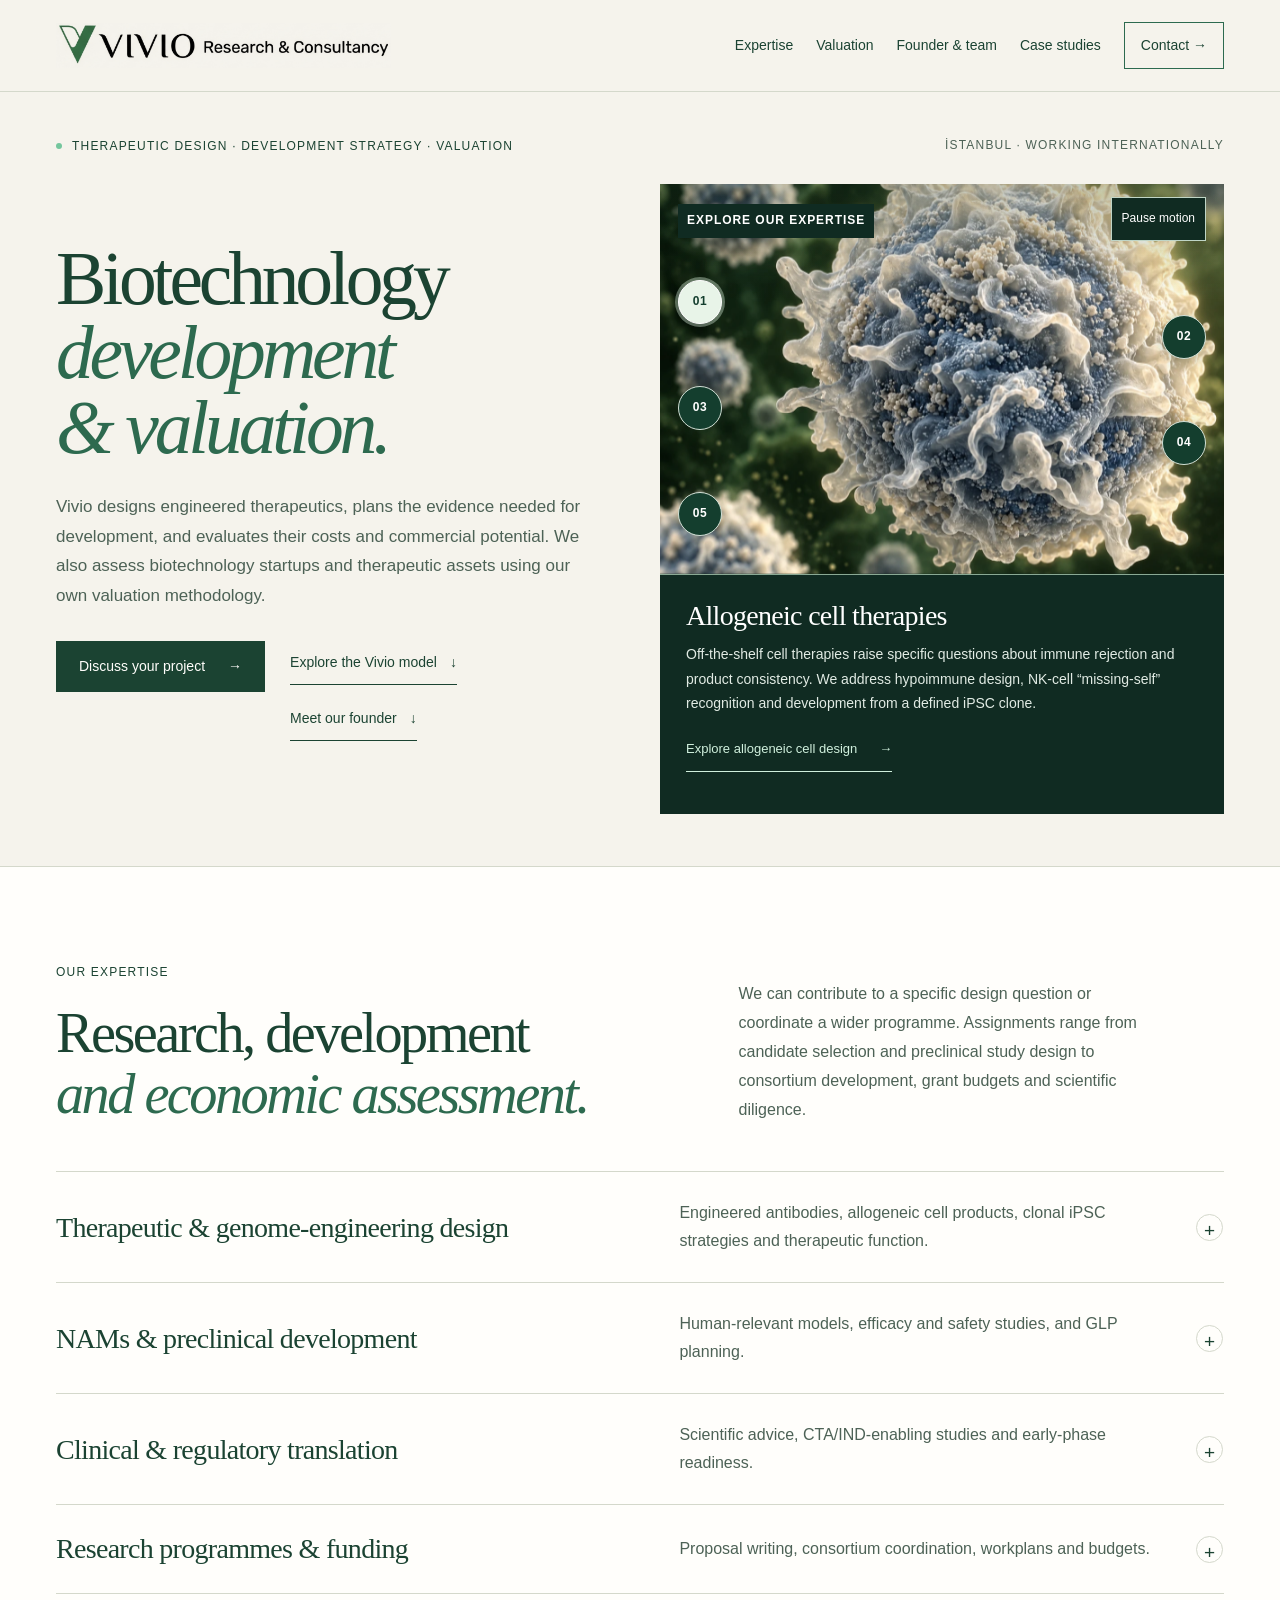
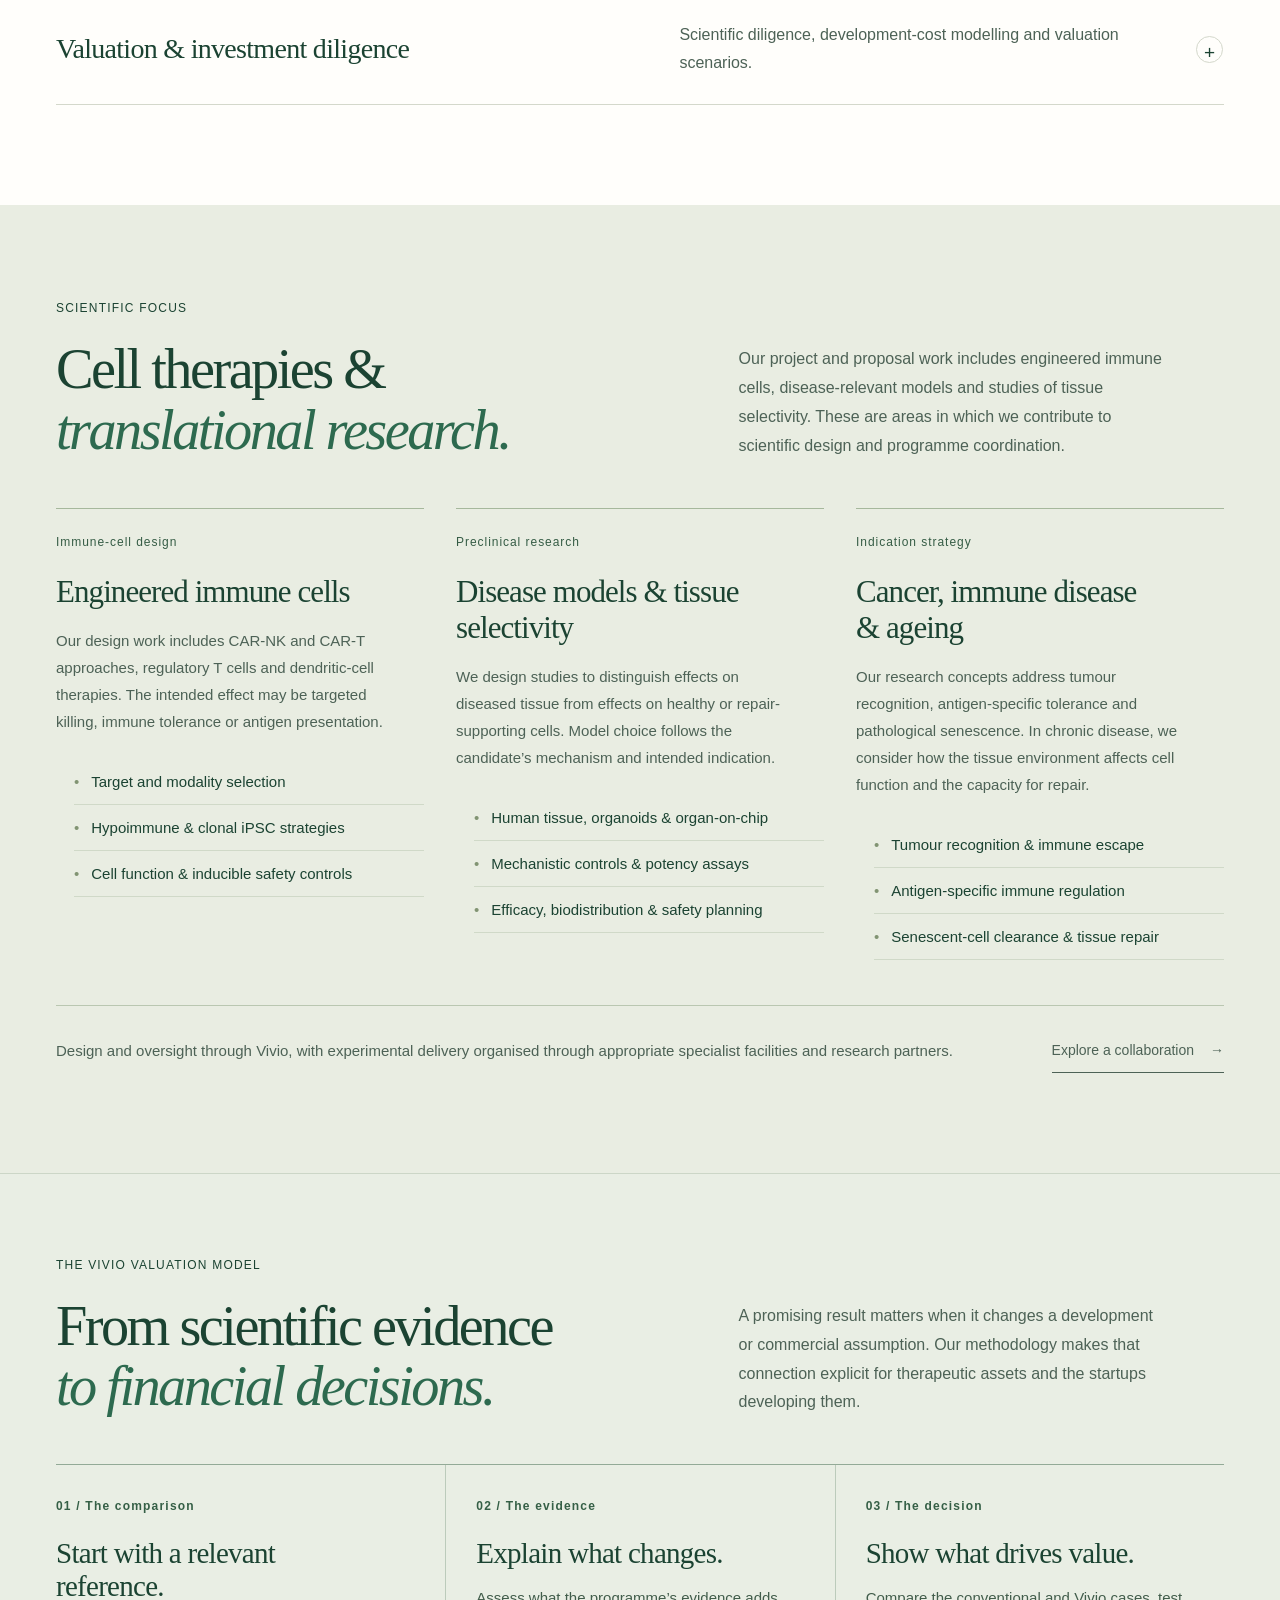
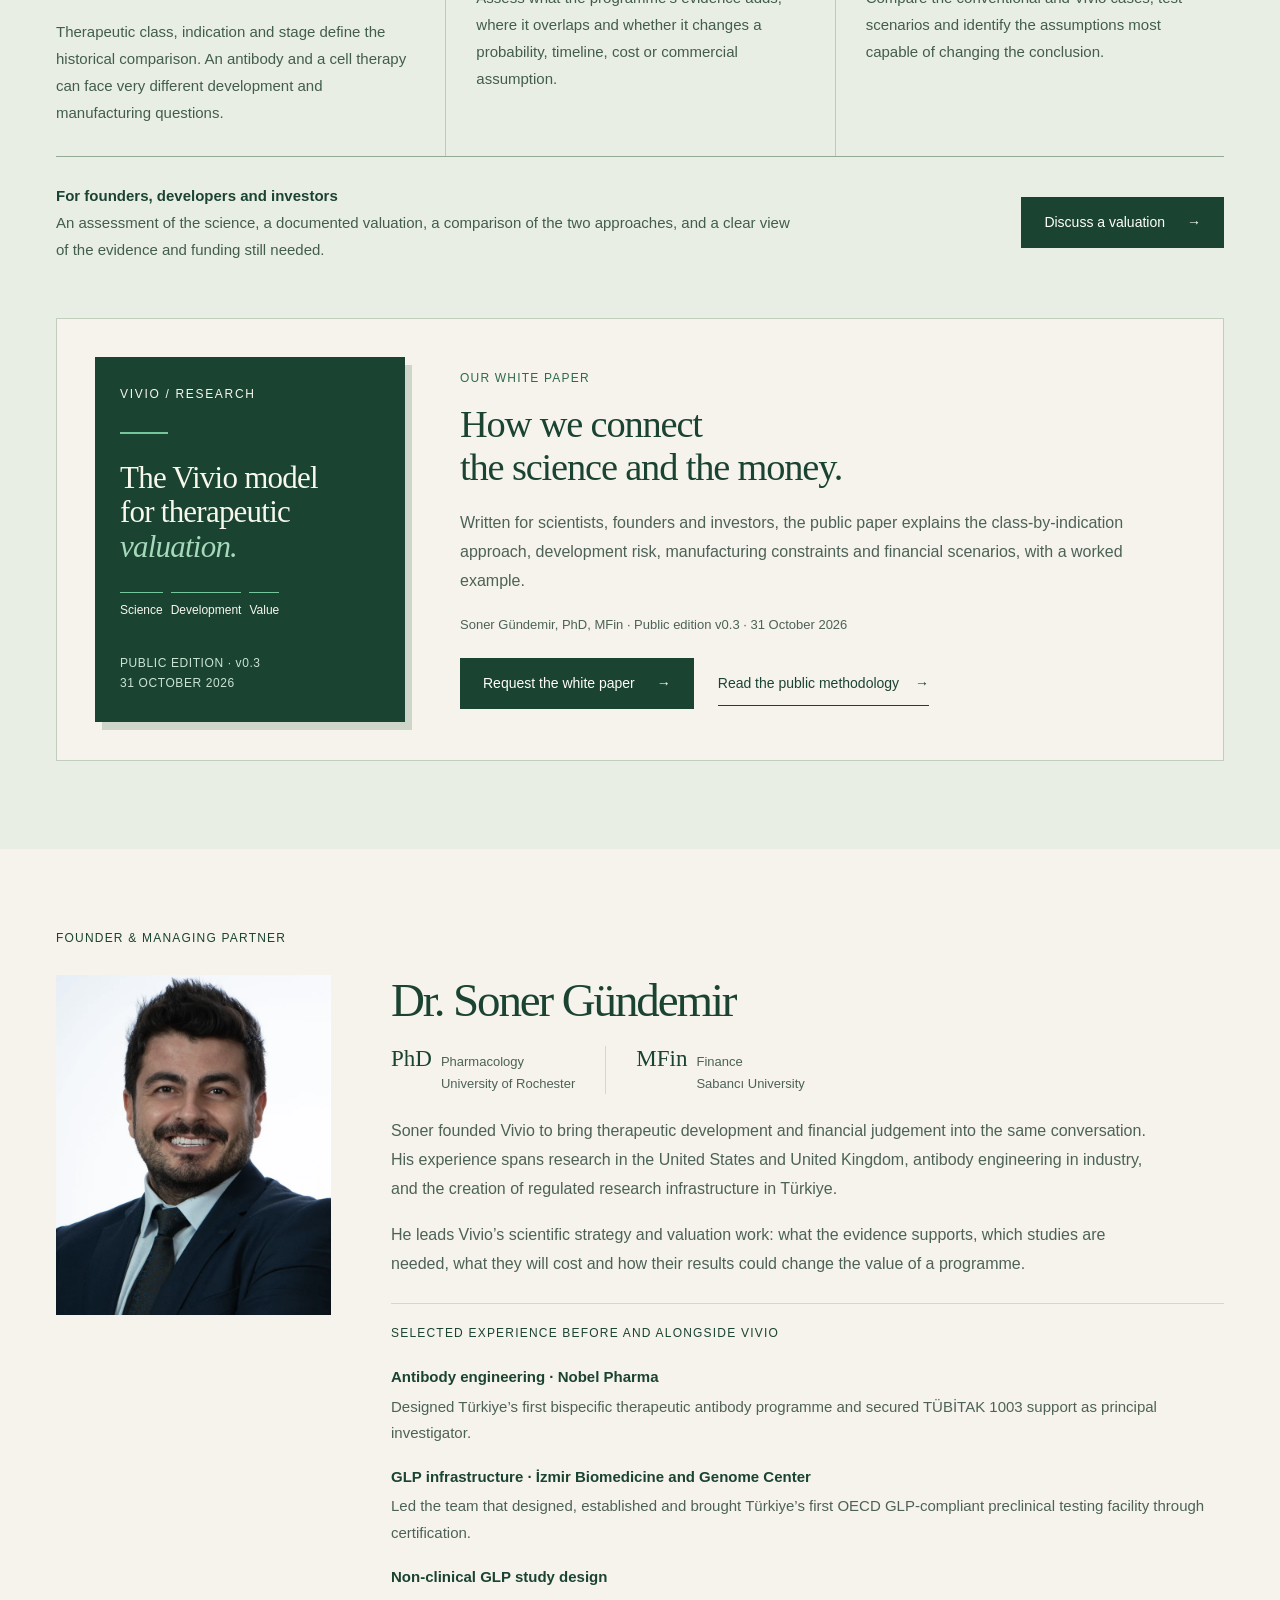
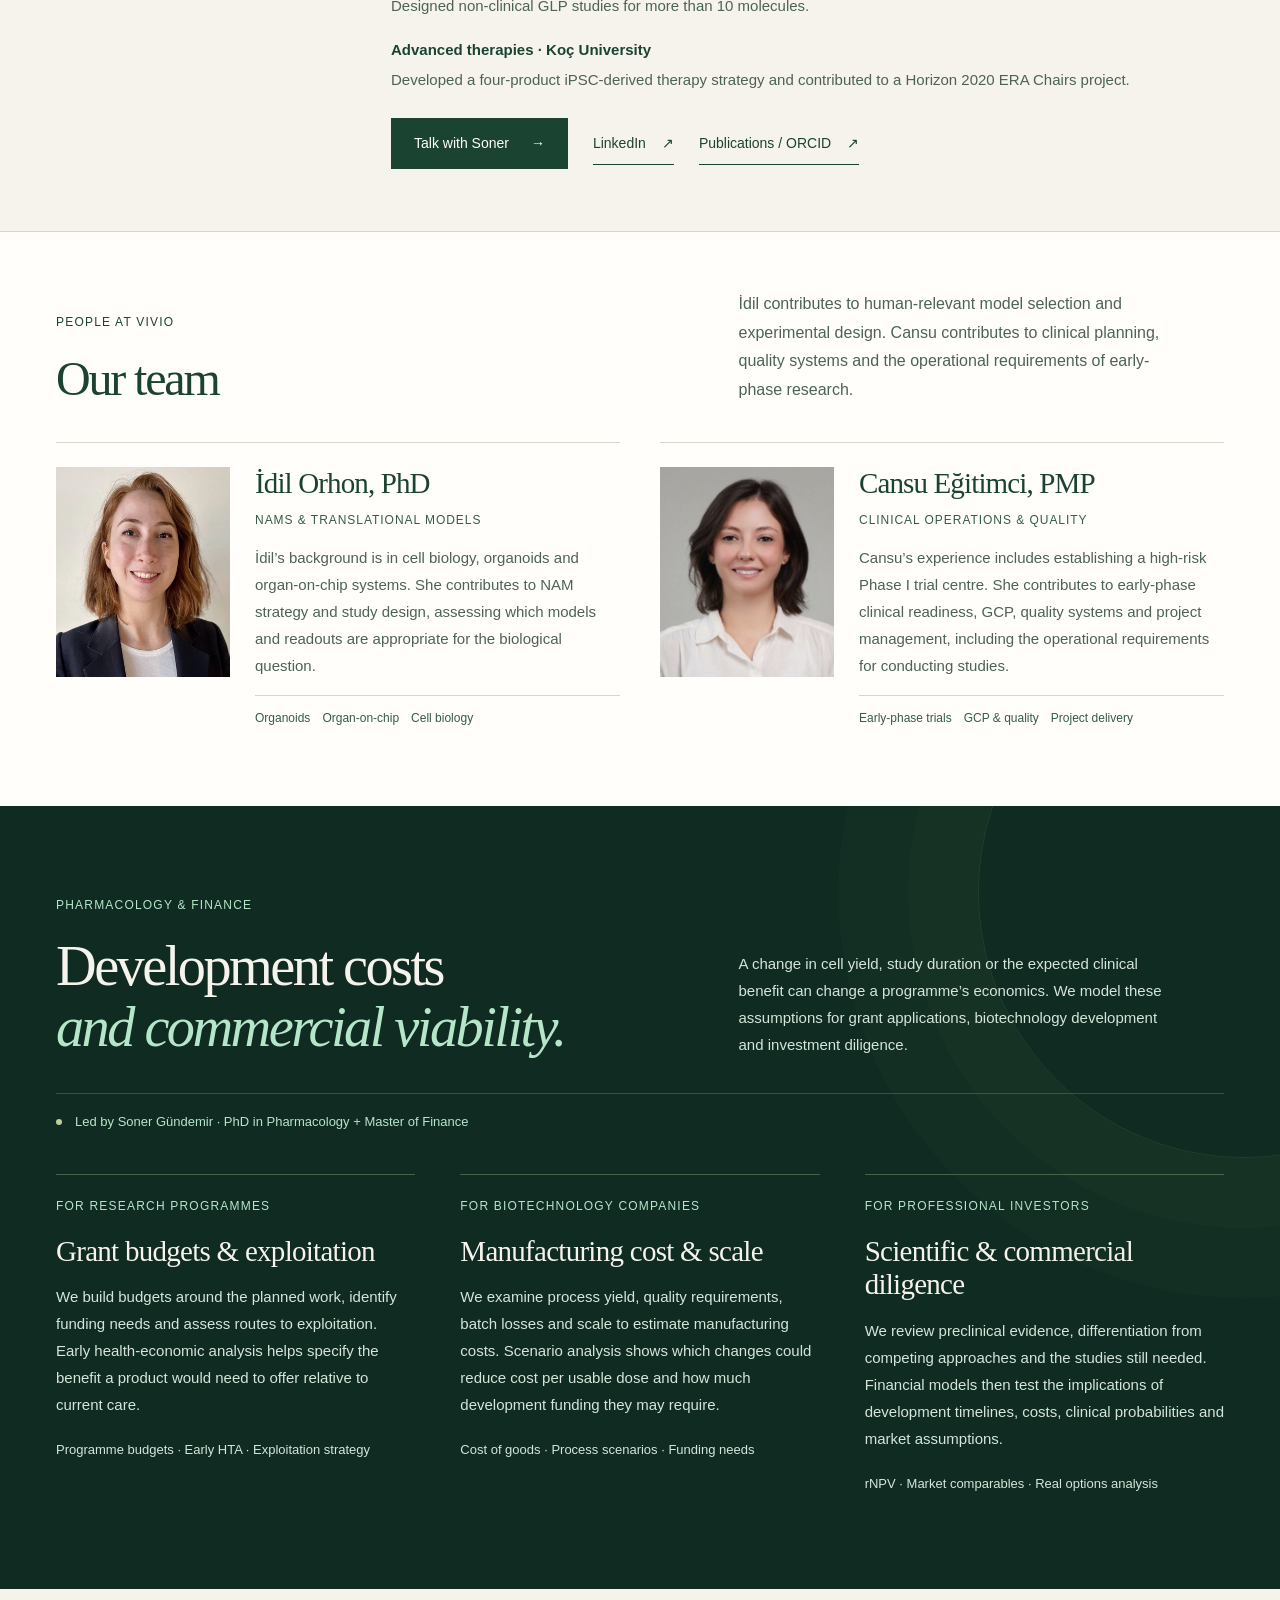
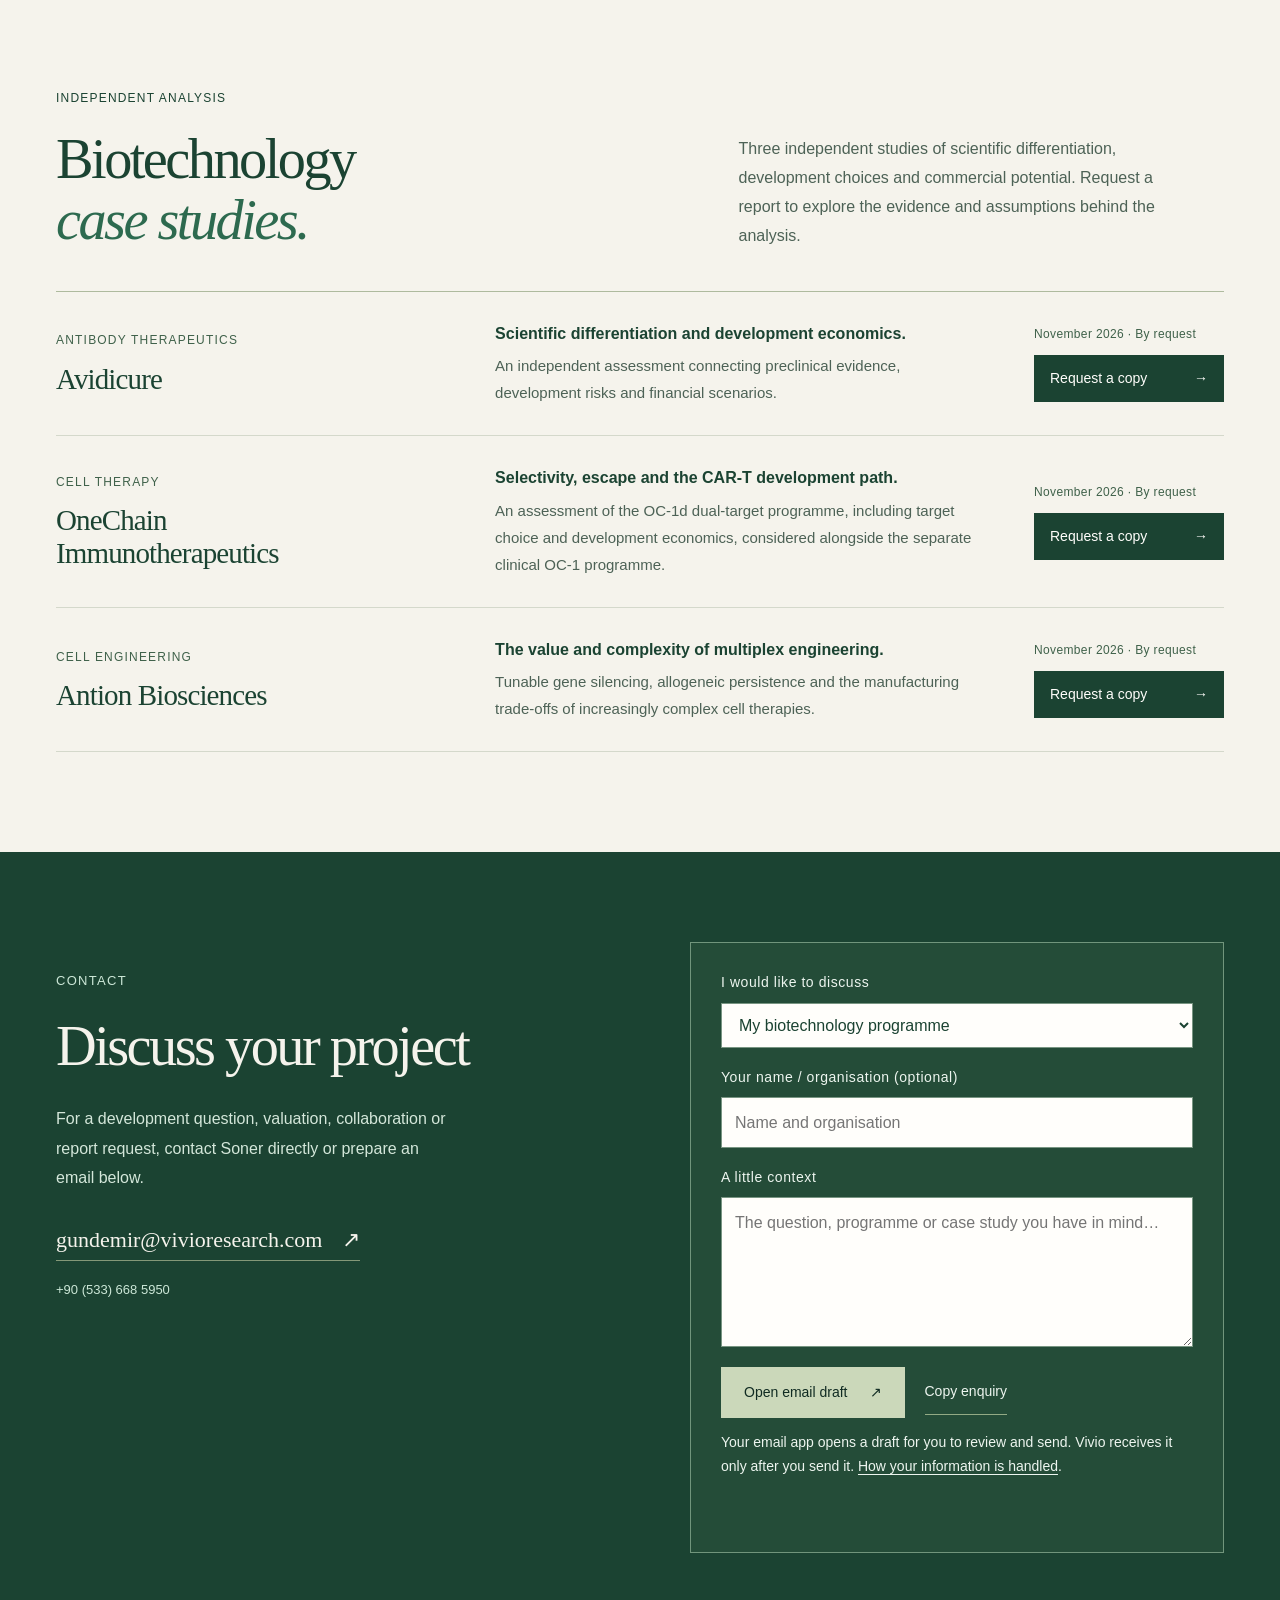
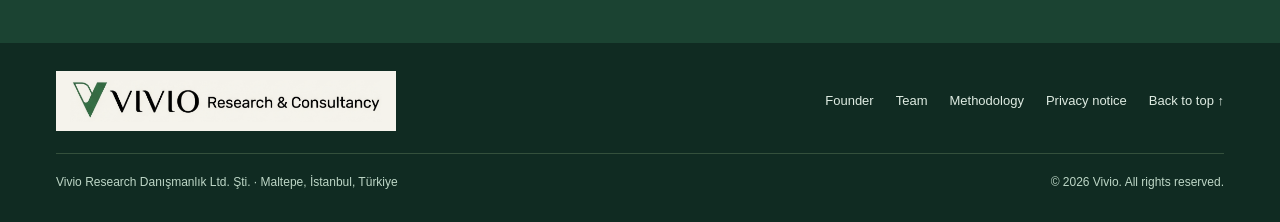
<file: index.html>
<!doctype html>
<html lang="en">
<head>
<meta charset="utf-8">
<meta name="viewport" content="width=device-width, initial-scale=1">
<title>Vivio | Biotechnology Development, Strategy &amp; Valuation</title>
<meta name="description" content="Vivio designs engineered therapeutics, plans development evidence and evaluates biotechnology startups and therapeutic assets with its own valuation methodology.">
<meta name="theme-color" content="#1B4332">
<link rel="icon" href="favicon.ico" sizes="any">
<link rel="icon" type="image/png" sizes="32x32" href="favicon-32x32.png">
<link rel="apple-touch-icon" sizes="180x180" href="apple-touch-icon.png">
<link rel="stylesheet" href="styles.css">
<link rel="stylesheet" href="revision.css">
<link rel="preload" href="assets/editorial-cells-v4.webp" as="image">
<script src="script.js" defer></script>
<link rel="canonical" href="https://vivioresearch.com/">
<meta property="og:type" content="website">
<meta property="og:site_name" content="Vivio Research &amp; Consultancy">
<meta property="og:title" content="Vivio | Biotechnology Development, Strategy &amp; Valuation">
<meta property="og:description" content="Therapeutic design, development evidence and biotechnology valuation. Science and finance, considered together.">
<meta property="og:url" content="https://vivioresearch.com/">
<meta property="og:image" content="https://vivioresearch.com/assets/vivio-share.png">
<meta property="og:image:width" content="1200">
<meta property="og:image:height" content="630">
<meta property="og:image:alt" content="Vivio Research &amp; Consultancy. Biotechnology development, strategy and valuation.">
<meta name="twitter:card" content="summary_large_image">
<meta name="twitter:image" content="https://vivioresearch.com/assets/vivio-share.png">
</head>
<body>
<a class="skip" href="#main">Skip to content</a>
<header class="site-header"><div class="wrap header-inner">
<a class="brand" href="#main"><img src="assets/vivio-logo.png" alt="Vivio Research &amp; Consultancy" width="1200" height="162"></a><button class="menu-toggle" aria-label="Open navigation" aria-expanded="false" aria-controls="mainnav">☰</button><nav class="nav-links" id="mainnav" aria-label="Main navigation"><a href="#expertise">Expertise</a><a href="#valuation">Valuation</a><a href="#founder">Founder &amp; team</a><a href="#perspectives">Case studies</a><a class="nav-contact" href="#contact">Contact <span aria-hidden="true">→</span></a></nav>
</div></header>
<main id="main">
<section class="hero"><div class="wrap">
<div class="hero-top">
<p class="eyebrow"><span class="dot"></span>Therapeutic design · Development strategy · Valuation</p>
<p class="hero-location">İstanbul · Working internationally</p>
</div>
<div class="hero-grid">
<div class="hero-copy">
<h1>Biotechnology<br><em>development<br>&amp; valuation.</em>
</h1>
<p class="hero-lead">Vivio designs engineered therapeutics, plans the evidence needed for development, and evaluates their costs and commercial potential. We also assess biotechnology startups and therapeutic assets using our own valuation methodology.</p>
<div class="hero-actions">
<a class="button" href="#contact">Discuss your project <span class="arrow" aria-hidden="true">→</span></a><div class="hero-people">
<a class="link" href="#valuation">Explore the Vivio model <span class="arrow" aria-hidden="true">↓</span></a><a class="link" href="#founder">Meet our founder <span class="arrow" aria-hidden="true">↓</span></a>
</div>
</div>
</div>
<div class="hero-visual expertise-map">
<div class="map-artwork">
<img src="assets/editorial-cells-v4.webp" alt="Conceptual immune-cell artwork behind an interactive guide to Vivio’s expertise" width="1254" height="1254" fetchpriority="high"><div class="visual-top">
<span>Explore our expertise</span><button class="motion-toggle" aria-pressed="false" aria-label="Pause visual motion"><span aria-hidden="true">Ⅱ</span> Pause motion</button>
</div>
<div class="map-topics" role="tablist" aria-label="Areas of expertise">
<button class="map-topic map-cell" type="button" role="tab" id="topic-cell" aria-selected="true" aria-controls="panel-cell" tabindex="0"><span class="map-number" aria-hidden="true">01</span><span class="map-topic-label">Allogeneic cell therapies</span></button><button class="map-topic map-genome" type="button" role="tab" id="topic-genome" aria-selected="false" aria-controls="panel-genome" tabindex="-1"><span class="map-number" aria-hidden="true">02</span><span class="map-topic-label">Therapeutic genomic design</span></button><button class="map-topic map-models" type="button" role="tab" id="topic-models" aria-selected="false" aria-controls="panel-models" tabindex="-1"><span class="map-number" aria-hidden="true">03</span><span class="map-topic-label">NAMs &amp; preclinical design</span></button><button class="map-topic map-economics" type="button" role="tab" id="topic-economics" aria-selected="false" aria-controls="panel-economics" tabindex="-1"><span class="map-number" aria-hidden="true">04</span><span class="map-topic-label">Manufacturing economics</span></button><button class="map-topic map-valuation" type="button" role="tab" id="topic-valuation" aria-selected="false" aria-controls="panel-valuation" tabindex="-1"><span class="map-number" aria-hidden="true">05</span><span class="map-topic-label">Biotechnology valuation</span></button>
</div>
</div>
<div class="map-panels">
<div class="map-panel" role="tabpanel" id="panel-cell" aria-labelledby="topic-cell" tabindex="0">
<h2>Allogeneic cell therapies</h2>
<p>Off-the-shelf cell therapies raise specific questions about immune rejection and product consistency. We address hypoimmune design, NK-cell “missing-self” recognition and development from a defined iPSC clone.</p>
<a class="link" href="#allogeneic-design" data-open-service="service-design">Explore allogeneic cell design <span class="arrow" aria-hidden="true">→</span></a>
</div>
<div class="map-panel" role="tabpanel" id="panel-genome" aria-labelledby="topic-genome" tabindex="0" hidden>
<h2>Therapeutic genomic design</h2>
<p>We assess what each modification is meant to achieve: target recognition, altered cell function or a safety control. Our design work includes CARs, targeted integration and regulated gene expression.</p>
<a class="link" href="#genomic-design" data-open-service="service-design">Explore genomic design <span class="arrow" aria-hidden="true">→</span></a>
</div>
<div class="map-panel" role="tabpanel" id="panel-models" aria-labelledby="topic-models" tabindex="0" hidden>
<h2>NAMs &amp; preclinical design</h2>
<p>We plan organoid, organ-on-chip, human tissue and in vivo studies around the candidate’s mechanism, disease context and intended regulatory use. Each study has a defined question and appropriate controls.</p>
<a class="link" href="#service-preclinical" data-open-service="service-preclinical">Explore preclinical study design <span class="arrow" aria-hidden="true">→</span></a>
</div>
<div class="map-panel" role="tabpanel" id="panel-economics" aria-labelledby="topic-economics" tabindex="0" hidden>
<h2>Manufacturing economics</h2>
<p>We model how cell yield, recovery after thawing, batch failures and scale affect cost per usable dose. This helps teams compare processes and prioritise improvements before committing to a manufacturing route.</p>
<a class="link" href="#manufacturing-economics">Explore manufacturing economics <span class="arrow" aria-hidden="true">↓</span></a>
</div>
<div class="map-panel" role="tabpanel" id="panel-valuation" aria-labelledby="topic-valuation" tabindex="0" hidden>
<h2>Biotechnology valuation</h2>
<p>Our Vivio model connects the scientific evidence to development risk, time, cost and commercial potential. We assess therapeutic assets and startups, and show why the result differs from a conventional valuation.</p>
<a class="link" href="#valuation">Explore our valuation approach <span class="arrow" aria-hidden="true">↓</span></a>
</div>
</div>
</div>
</div>
</div></section>
<section class="expertise" id="expertise"><div class="wrap">
<div class="section-intro reveal">
<div>
<p class="eyebrow">Our expertise</p>
<h2 class="section-title">Research, development<br><em>and economic assessment.</em>
</h2>
</div>
<p>We can contribute to a specific design question or coordinate a wider programme. Assignments range from candidate selection and preclinical study design to consortium development, grant budgets and scientific diligence.</p>
</div>
<div class="expertise-list reveal">
<details id="service-design"><summary><h3>Therapeutic &amp; genome-engineering design</h3>
<p>Engineered antibodies, allogeneic cell products, clonal iPSC strategies and therapeutic function.</p>
<span class="plus" aria-hidden="true">+</span></summary>
<div class="detail engineering-detail">
<p class="engineering-intro">We develop therapeutic concepts and the plans needed to test them. Our work covers engineered antibodies, including bispecific formats, and cell therapies. Target selection, immune compatibility, manufacturability and the route to a reproducible product are considered from the outset.</p>
<div class="engineering-columns">
<div class="engineering-area" id="allogeneic-design" tabindex="-1">
<p class="eyebrow">Allogeneic cell therapies</p>
<h4>Immune compatibility &amp; clonal products</h4>
<div class="engineering-topic">
<h5>Hypoimmune engineering &amp; missing-self recognition</h5>
<p>Reducing HLA expression can limit T-cell recognition while exposing a cell to NK-cell “missing-self” responses. We assess how a hypoimmune strategy addresses both, and what evidence is needed to evaluate persistence, retained function and safety.</p>
</div>
<div class="engineering-topic">
<h5>Single-clone-derived cell therapeutics</h5>
<p>We plan the development of products derived from a defined engineered iPSC clone: starting-line suitability, clone selection and qualification, cell banking and differentiation. Genomic integrity and potency need to be assessed in the resulting therapeutic cells, alongside consistency across batches.</p>
</div>
<div class="engineering-topic">
<h5>Product and manufacturing feasibility</h5>
<p>Cell source, engineering complexity and differentiation choices affect the number of functional cells a process can deliver. We include viable yield, recovery after thawing, release requirements and cost per usable dose in candidate comparisons.</p>
</div>
</div>
<div class="engineering-area" id="genomic-design" tabindex="-1">
<p class="eyebrow">Therapeutic genomic design</p>
<h4>Target recognition, function &amp; control</h4>
<div class="engineering-topic">
<h5>CAR and target-selection strategy</h5>
<p>Our design experience includes NK cells, T cells, regulatory T cells and dendritic cells. We assess target distribution and the intended immune effect, including how recognition could distinguish diseased tissue from healthy or repair-supporting cells.</p>
</div>
<div class="engineering-topic">
<h5>Gene editing &amp; regulated expression</h5>
<p>We compare knockout, targeted integration and gene-regulation approaches against the function required. Design work includes multi-gene constructs, safe-harbour integration and conditional expression, with attention to whether the added complexity is justified.</p>
</div>
<div class="engineering-topic">
<h5>Safety controls &amp; candidate validation</h5>
<p>We define how inducible safety controls, potency and selectivity should be assessed. Where suitable, transient expression can test a design before stable clone development. Matched comparators help establish what each modification contributes.</p>
</div>
</div>
</div>
<div class="engineering-output">
<strong>Typical outputs</strong><p>A target and modality assessment, an engineering rationale, a clone-qualification plan and a preclinical study plan with candidate-selection criteria.</p>
<a class="link" href="#contact" data-topic="My biotechnology programme">Discuss a design question <span class="arrow" aria-hidden="true">→</span></a>
</div>
</div></details>
<details id="service-preclinical"><summary><h3>NAMs &amp; preclinical development</h3>
<p>Human-relevant models, efficacy and safety studies, and GLP planning.</p>
<span class="plus" aria-hidden="true">+</span></summary><div class="detail">We select new approach methodologies (NAMs), including organoids, organ-on-chip systems and human tissue models, according to the question a study must answer. Preclinical plans specify comparators, endpoints and criteria for progression. Where in vivo evidence is needed, we address model relevance, efficacy, biodistribution and safety, including GLP study planning with specialist partners.<div class="tags">
<span>Human-relevant models</span><span>GLP study design</span><span>Translational evidence</span>
</div>
<div class="service-output">
<strong>What you receive</strong><p>A study plan with model choices, comparators, endpoints and progression criteria, plus a costed sequence of work and specialist-facility requirements.</p>
</div>
</div></details>
<details id="service-clinical"><summary><h3>Clinical &amp; regulatory translation</h3>
<p>Scientific advice, CTA/IND-enabling studies and early-phase readiness.</p>
<span class="plus" aria-hidden="true">+</span></summary><div class="detail">We help identify the studies and documentation needed before clinical entry, prepare questions for scientific advice and plan CTA/IND-enabling work. The team contributes experience in early-phase clinical operations, GCP, quality systems and project delivery.<div class="tags">
<span>Early clinical planning</span><span>Scientific advice</span><span>GCP &amp; quality</span>
</div>
<div class="service-output">
<strong>What you receive</strong><p>A clinical-entry gap assessment, a CTA/IND-enabling workplan and a scientific-advice question pack, with responsibilities and dependencies.</p>
</div>
</div></details>
<details id="service-programmes"><summary><h3>Research programmes &amp; funding</h3>
<p>Proposal writing, consortium coordination, workplans and budgets.</p>
<span class="plus" aria-hidden="true">+</span></summary><div class="detail">We develop research proposals and coordinate consortia, including Horizon Europe and EIC applications. We define partner responsibilities, dependencies, milestones and budgets, then check that the workplan supports the scientific objectives. Economic assessment and regulatory planning inform the exploitation plan and funding requirements.<div class="tags">
<span>Horizon Europe &amp; EIC</span><span>Consortium coordination</span><span>Grant economics</span>
</div>
<div class="service-output">
<strong>What you receive</strong><p>A submission-ready proposal, partner work packages, milestones and budget, with an exploitation plan tied to the science. Funding schemes include Horizon Europe, EIC and relevant TÜBİTAK or TÜSEB calls.</p>
</div>
</div></details>
<details id="service-economics"><summary><h3>Valuation &amp; investment diligence</h3>
<p>Scientific diligence, development-cost modelling and valuation scenarios.</p>
<span class="plus" aria-hidden="true">+</span></summary><div class="detail">Soner leads this work, drawing on his PhD in Pharmacology and Master of Finance. We use the Vivio model to connect scientific findings with development probabilities, timelines, costs and commercial assumptions. A clear comparison with the conventional case shows what changes the valuation and why. <div class="tags">
<span>rNPV · Comparables · Real options</span><span>Early HTA</span><span>Scientific &amp; commercial diligence</span>
</div>
<div class="service-output">
<strong>What you receive</strong><p>An evidence assessment and valuation model with conventional and Vivio cases, an explanation of the differences, and sensitivity and scenario analysis.</p>
</div>
<a class="link" href="#valuation">See the Vivio approach <span aria-hidden="true">↓</span></a>
</div></details>
</div>
</div></section>
<section class="research" id="research"><div class="wrap">
<div class="section-intro reveal">
<div>
<p class="eyebrow">Scientific focus</p>
<h2 class="section-title">Cell therapies &amp;<br><em>translational research.</em>
</h2>
</div>
<p>Our project and proposal work includes engineered immune cells, disease-relevant models and studies of tissue selectivity. These are areas in which we contribute to scientific design and programme coordination.</p>
</div>
<div class="research-grid">
<article class="research-item reveal"><p class="research-index">Immune-cell design</p>
<h3>Engineered immune cells</h3>
<p>Our design work includes CAR-NK and CAR-T approaches, regulatory T cells and dendritic-cell therapies. The intended effect may be targeted killing, immune tolerance or antigen presentation.</p>
<ul>
<li>Target and modality selection</li>
<li>Hypoimmune &amp; clonal iPSC strategies</li>
<li>Cell function &amp; inducible safety controls</li>
</ul></article><article class="research-item reveal delay-1"><p class="research-index">Preclinical research</p>
<h3>Disease models &amp; tissue selectivity</h3>
<p>We design studies to distinguish effects on diseased tissue from effects on healthy or repair-supporting cells. Model choice follows the candidate’s mechanism and intended indication.</p>
<ul>
<li>Human tissue, organoids &amp; organ-on-chip</li>
<li>Mechanistic controls &amp; potency assays</li>
<li>Efficacy, biodistribution &amp; safety planning</li>
</ul></article><article class="research-item reveal delay-2"><p class="research-index">Indication strategy</p>
<h3>Cancer, immune disease &amp; ageing</h3>
<p>Our research concepts address tumour recognition, antigen-specific tolerance and pathological senescence. In chronic disease, we consider how the tissue environment affects cell function and the capacity for repair.</p>
<ul>
<li>Tumour recognition &amp; immune escape</li>
<li>Antigen-specific immune regulation</li>
<li>Senescent-cell clearance &amp; tissue repair</li>
</ul></article>
</div>
<div class="research-bottom reveal">
<p>Design and oversight through Vivio, with experimental delivery organised through appropriate specialist facilities and research partners.</p>
<a href="#contact" class="link" data-topic="Research collaboration">Explore a collaboration <span class="arrow" aria-hidden="true">→</span></a>
</div>
</div></section>
<section class="valuation" id="valuation"><div class="wrap">
<div class="section-intro">
<div>
<p class="eyebrow">The Vivio valuation model</p>
<h2 class="section-title">From scientific evidence<br><em>to financial decisions.</em>
</h2>
</div>
<p>A promising result matters when it changes a development or commercial assumption. Our methodology makes that connection explicit for therapeutic assets and the startups developing them.</p>
</div>
<div class="valuation-path" aria-label="Three parts of the Vivio valuation approach">
<article><span class="step-number">01 / The comparison</span><h3>Start with a relevant reference.</h3>
<p>Therapeutic class, indication and stage define the historical comparison. An antibody and a cell therapy can face very different development and manufacturing questions.</p></article>
<article><span class="step-number">02 / The evidence</span><h3>Explain what changes.</h3>
<p>Assess what the programme’s evidence adds, where it overlaps and whether it changes a probability, timeline, cost or commercial assumption.</p></article>
<article><span class="step-number">03 / The decision</span><h3>Show what drives value.</h3>
<p>Compare the conventional and Vivio cases, test scenarios and identify the assumptions most capable of changing the conclusion.</p></article>
</div>
<div class="valuation-deliverable">
<p><strong>For founders, developers and investors</strong><br>An assessment of the science, a documented valuation, a comparison of the two approaches, and a clear view of the evidence and funding still needed.</p>
<a class="button" href="#contact" data-topic="Biotechnology valuation">Discuss a valuation <span aria-hidden="true">→</span></a>
</div>
<aside class="whitepaper-feature" id="whitepaper" aria-labelledby="whitepaper-title"><div class="paper-cover" aria-hidden="true">
<p>VIVIO / RESEARCH</p>
<span class="paper-rule"></span><h3>The Vivio model<br>for therapeutic<br><em>valuation.</em>
</h3>
<div class="paper-diagram">
<span>Science</span><span>Development</span><span>Value</span>
</div>
<small>PUBLIC EDITION · v0.3<br>31 OCTOBER 2026</small>
</div>
<div class="paper-copy">
<p class="eyebrow">Our white paper</p>
<h3 id="whitepaper-title">How we connect<br>the science and the money.</h3>
<p>Written for scientists, founders and investors, the public paper explains the class-by-indication approach, development risk, manufacturing constraints and financial scenarios, with a worked example.</p>
<p class="paper-meta">Soner Gündemir, PhD, MFin · Public edition v0.3 · 31 October 2026</p>
<div class="paper-actions">
<a class="button" href="#contact" data-topic="Vivio white paper - request a copy">Request the white paper <span aria-hidden="true">→</span></a><a class="link" href="methodology.html">Read the public methodology <span aria-hidden="true">→</span></a>
</div>
</div></aside>
</div></section><section class="founder" id="founder"><div class="wrap">
<p class="eyebrow leadership-eyebrow reveal">Founder &amp; Managing Partner</p>
<div class="founder-grid">
<figure class="founder-portrait reveal"><img src="assets/soner.webp" alt="Dr. Soner Gündemir" loading="lazy" width="2000" height="2000"></figure><div class="founder-copy reveal delay-1">
<h2>Dr. Soner Gündemir</h2>
<div class="degrees">
<div>
<b>PhD</b><span>Pharmacology<br>University of Rochester</span>
</div>
<div>
<b>MFin</b><span>Finance<br>Sabancı University</span>
</div>
</div>
<p>Soner founded Vivio to bring therapeutic development and financial judgement into the same conversation. His experience spans research in the United States and United Kingdom, antibody engineering in industry, and the creation of regulated research infrastructure in Türkiye.</p>
<p>He leads Vivio’s scientific strategy and valuation work: what the evidence supports, which studies are needed, what they will cost and how their results could change the value of a programme.</p>
<div class="founder-record">
<p class="eyebrow">Selected experience before and alongside Vivio</p>
<ul>
<li>
<strong>Antibody engineering · Nobel Pharma</strong><span>Designed Türkiye’s first bispecific therapeutic antibody programme and secured TÜBİTAK 1003 support as principal investigator.</span>
</li>
<li>
<strong>GLP infrastructure · İzmir Biomedicine and Genome Center</strong><span>Led the team that designed, established and brought Türkiye’s first OECD GLP-compliant preclinical testing facility through certification.</span>
</li>
<li>
<strong>Non-clinical GLP study design</strong><span>Designed non-clinical GLP studies for more than 10 molecules.</span>
</li>
<li>
<strong>Advanced therapies · Koç University</strong><span>Developed a four-product iPSC-derived therapy strategy and contributed to a Horizon 2020 ERA Chairs project.</span>
</li>
</ul>
</div>
<div class="founder-actions">
<a class="button" href="#contact" data-topic="Conversation with Soner">Talk with Soner <span class="arrow" aria-hidden="true">→</span></a><a class="link" href="https://www.linkedin.com/in/gundemir/" target="_blank" rel="noopener noreferrer">LinkedIn <span class="arrow" aria-hidden="true">↗</span></a><a class="link" href="https://orcid.org/0000-0002-9997-3552" target="_blank" rel="noopener noreferrer">Publications / ORCID <span aria-hidden="true">↗</span></a>
</div>
</div>
</div>
</div></section>
<section class="team-section" id="team"><div class="wrap">
<div class="section-intro reveal">
<div>
<p class="eyebrow">People at Vivio</p>
<h2 class="section-title">Our team</h2>
</div>
<p>İdil contributes to human-relevant model selection and experimental design. Cansu contributes to clinical planning, quality systems and the operational requirements of early-phase research.</p>
</div>
<div class="team-grid">
<article class="team-person reveal"><img src="assets/idil.jpg" alt="İdil Orhon" width="400" height="400" loading="lazy"><div>
<h3>İdil Orhon, PhD</h3>
<p class="role">NAMs &amp; translational models</p>
<p>İdil’s background is in cell biology, organoids and organ-on-chip systems. She contributes to NAM strategy and study design, assessing which models and readouts are appropriate for the biological question.</p>
<div class="team-tags">
<span>Organoids</span><span>Organ-on-chip</span><span>Cell biology</span>
</div>
</div></article><article class="team-person reveal delay-1"><img src="assets/cansu.jpg" alt="Cansu Eğitimci" width="473" height="473" loading="lazy"><div>
<h3>Cansu Eğitimci, PMP</h3>
<p class="role">Clinical operations &amp; quality</p>
<p>Cansu’s experience includes establishing a high-risk Phase I trial centre. She contributes to early-phase clinical readiness, GCP, quality systems and project management, including the operational requirements for conducting studies.</p>
<div class="team-tags">
<span>Early-phase trials</span><span>GCP &amp; quality</span><span>Project delivery</span>
</div>
</div></article>
</div>
</div></section>
<section class="economics" id="economics"><div class="wrap">
<div class="section-intro reveal">
<div>
<p class="eyebrow">Pharmacology &amp; finance</p>
<h2 class="section-title">Development costs<br><em>and commercial viability.</em>
</h2>
</div>
<p>A change in cell yield, study duration or the expected clinical benefit can change a programme’s economics. We model these assumptions for grant applications, biotechnology development and investment diligence.</p>
</div>
<p class="economics-attribution reveal"><span></span>Led by Soner Gündemir · PhD in Pharmacology + Master of Finance</p>
<div class="economics-columns">
<article class="economics-column reveal"><p class="eyebrow">For research programmes</p>
<h3>Grant budgets &amp; exploitation</h3>
<p>We build budgets around the planned work, identify funding needs and assess routes to exploitation. Early health-economic analysis helps specify the benefit a product would need to offer relative to current care.</p>
<p class="methods">Programme budgets · Early HTA · Exploitation strategy</p></article><article class="economics-column reveal delay-1" id="manufacturing-economics"><p class="eyebrow">For biotechnology companies</p>
<h3>Manufacturing cost &amp; scale</h3>
<p>We examine process yield, quality requirements, batch losses and scale to estimate manufacturing costs. Scenario analysis shows which changes could reduce cost per usable dose and how much development funding they may require.</p>
<p class="methods">Cost of goods · Process scenarios · Funding needs</p></article><article class="economics-column reveal delay-2"><p class="eyebrow">For professional investors</p>
<h3>Scientific &amp; commercial diligence</h3>
<p>We review preclinical evidence, differentiation from competing approaches and the studies still needed. Financial models then test the implications of development timelines, costs, clinical probabilities and market assumptions.</p>
<p class="methods">rNPV · Market comparables · Real options analysis</p></article>
</div>
</div></section>
<section class="cases" id="perspectives"><div class="wrap">
<div class="section-intro cases-intro reveal">
<div>
<p class="eyebrow">Independent analysis</p>
<h2 class="section-title">Biotechnology<br><em>case studies.</em>
</h2>
</div>
<p>Three independent studies of scientific differentiation, development choices and commercial potential. Request a report to explore the evidence and assumptions behind the analysis.</p>
</div>
<div class="case-collection">
<article class="case-row reveal"><div class="case-identity">
<p class="eyebrow">Antibody therapeutics</p>
<h3>Avidicure</h3>
</div>
<div class="case-description">
<h4>Scientific differentiation and development economics.</h4>
<p>An independent assessment connecting preclinical evidence, development risks and financial scenarios.</p>
</div>
<div class="case-request">
<span class="case-status"><time datetime="2026-11">November 2026</time> · By request</span><a class="button" href="#contact" data-topic="Avidicure - request a copy" aria-label="Request a copy of the Avidicure case study">Request a copy <span class="arrow" aria-hidden="true">→</span></a>
</div></article>
<article class="case-row reveal"><div class="case-identity">
<p class="eyebrow">Cell therapy</p>
<h3>OneChain Immunotherapeutics</h3>
</div>
<div class="case-description">
<h4>Selectivity, escape and the CAR-T development path.</h4>
<p>An assessment of the OC-1d dual-target programme, including target choice and development economics, considered alongside the separate clinical OC-1 programme.</p>
</div>
<div class="case-request">
<span class="case-status"><time datetime="2026-11">November 2026</time> · By request</span><a class="button" href="#contact" data-topic="OneChain - request a copy" aria-label="Request a copy of the OneChain Immunotherapeutics case study">Request a copy <span class="arrow" aria-hidden="true">→</span></a>
</div></article>
<article class="case-row reveal"><div class="case-identity">
<p class="eyebrow">Cell engineering</p>
<h3>Antion Biosciences</h3>
</div>
<div class="case-description">
<h4>The value and complexity of multiplex engineering.</h4>
<p>Tunable gene silencing, allogeneic persistence and the manufacturing trade-offs of increasingly complex cell therapies.</p>
</div>
<div class="case-request">
<span class="case-status"><time datetime="2026-11">November 2026</time> · By request</span><a class="button" href="#contact" data-topic="Antion - request a copy" aria-label="Request a copy of the Antion Biosciences case study">Request a copy <span class="arrow" aria-hidden="true">→</span></a>
</div></article>
</div>
</div></section>

<section class="contact" id="contact"><div class="wrap contact-grid">
<div class="contact-intro reveal">
<p class="eyebrow">Contact</p>
<h2 class="section-title">Discuss your project</h2>
<p>For a development question, valuation, collaboration or report request, contact Soner directly or prepare an email below.</p>
<div class="contact-direct">
<a href="mailto:gundemir@vivioresearch.com">gundemir@vivioresearch.com <span aria-hidden="true">↗</span></a><a class="phone" href="tel:+905336685950">+90 (533) 668 5950</a>
</div>
</div>
<div class="contact-form reveal delay-1" id="contactForm" role="group" aria-label="Prepare an enquiry email">
<label for="enquiryTopic">I would like to discuss</label><select id="enquiryTopic"><option>My biotechnology programme</option>
<option>Biotechnology valuation</option>
<option>Research collaboration</option>
<option>Economic strategy &amp; investment diligence</option>
<option>Conversation with Soner</option>
<option>Vivio white paper - request a copy</option>
<option>Avidicure - request a copy</option>
<option>OneChain - request a copy</option>
<option>Antion - request a copy</option></select><label for="enquiryName">Your name / organisation (optional)</label><input id="enquiryName" autocomplete="name" placeholder="Name and organisation" maxlength="160"><label for="enquiryMessage">A little context</label><textarea id="enquiryMessage" placeholder="The question, programme or case study you have in mind…" maxlength="3000"></textarea><div class="form-row">
<button type="button" class="button light" id="openEmail" disabled>Open email draft <span class="arrow" aria-hidden="true">↗</span></button><button type="button" class="copy-email" id="copyEnquiry" disabled>Copy enquiry</button>
</div>
<p class="form-note">Your email app opens a draft for you to review and send. Vivio receives it only after you send it. <a href="privacy.html">How your information is handled</a>.</p>
<p class="form-status" id="formStatus" role="status" aria-live="polite"></p>
<noscript><p class="form-note">The email helper needs JavaScript. You can still <a href="mailto:gundemir@vivioresearch.com">email Soner directly</a>; these fields do not submit anything.</p></noscript>
</div>
</div></section>
</main><footer class="site-footer"><div class="wrap">
<div class="footer-top">
<a href="#main" class="footer-brand logo-lockup"><img src="assets/vivio-logo.png" alt="Vivio Research &amp; Consultancy" width="1200" height="162" loading="lazy"></a><div class="footer-links">
<a href="#founder">Founder</a><a href="#team">Team</a><a href="methodology.html">Methodology</a><a href="privacy.html">Privacy notice</a><a href="#main">Back to top ↑</a>
</div>
</div>
<div class="footer-bottom">
<p>Vivio Research Danışmanlık Ltd. Şti. · Maltepe, İstanbul, Türkiye</p>
<span>© 2026 Vivio. All rights reserved.</span>
</div>
</div></footer>
</body>
</html>
</file>
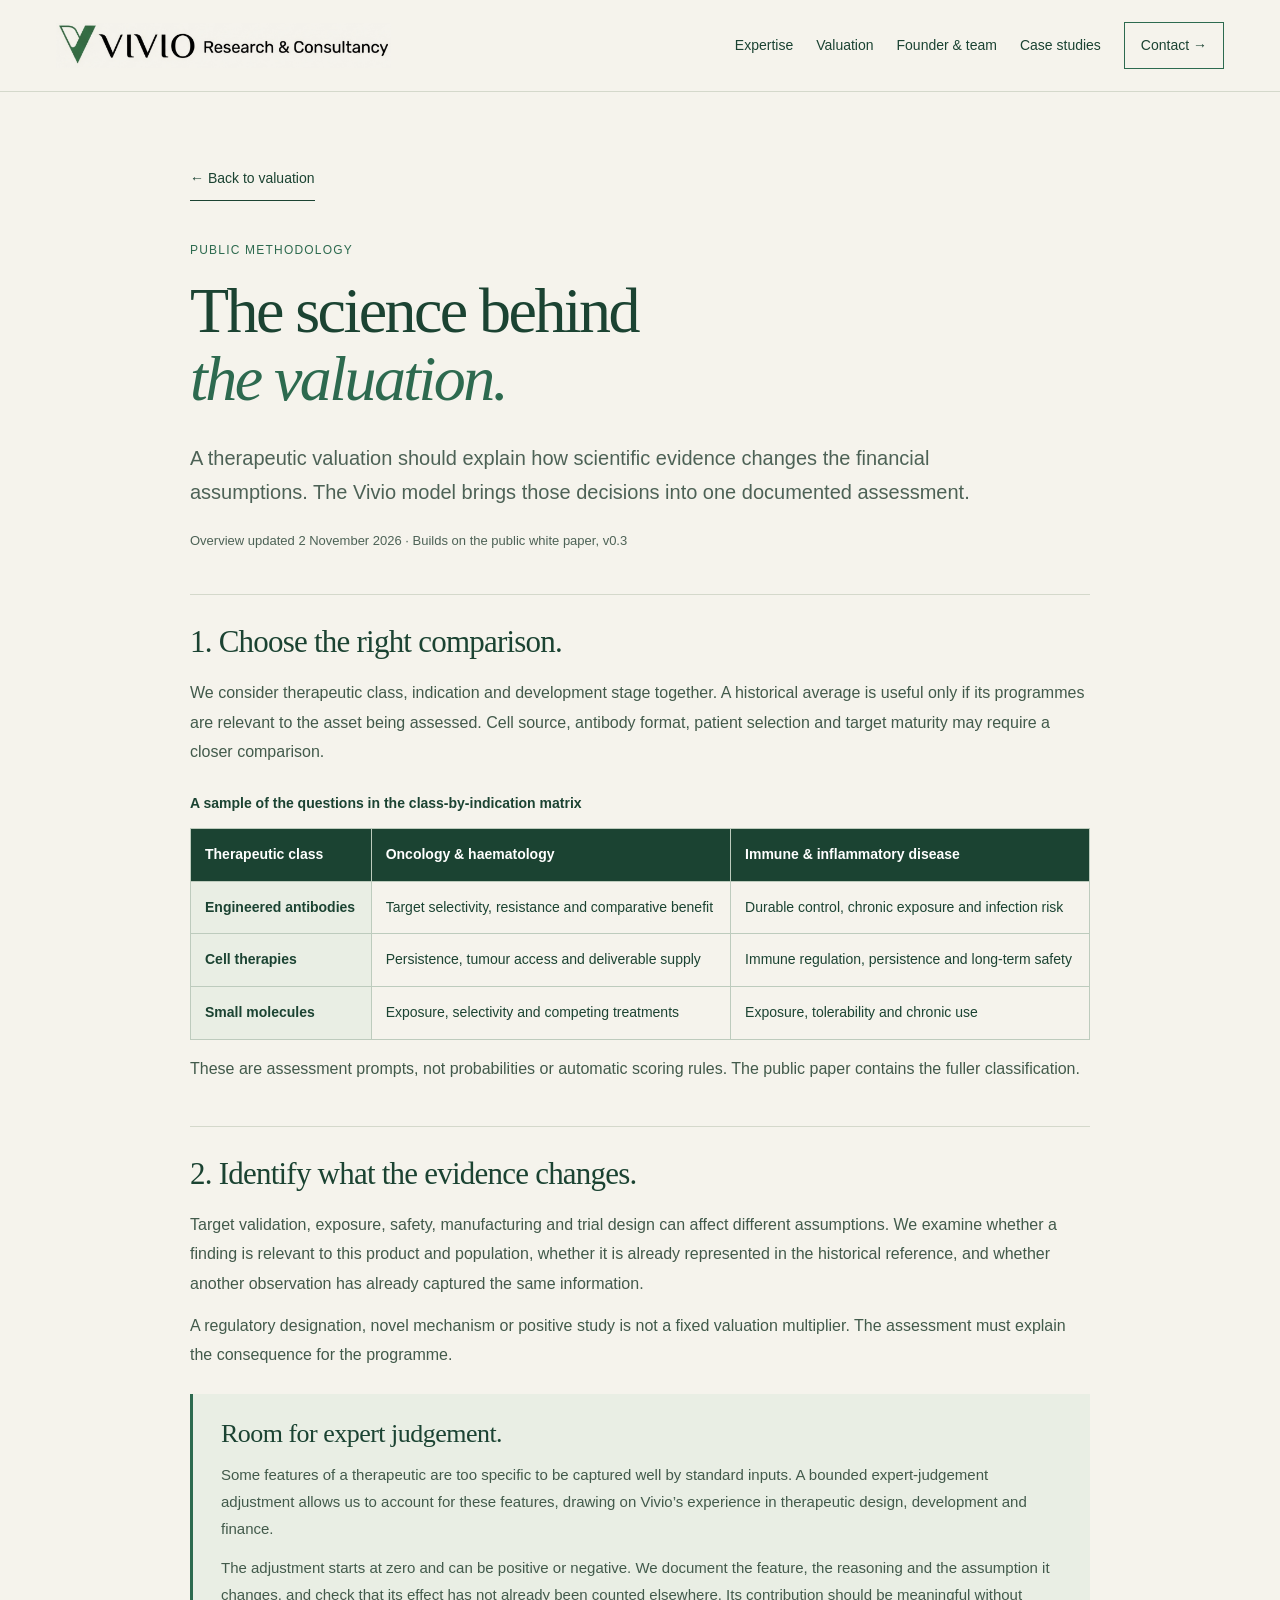
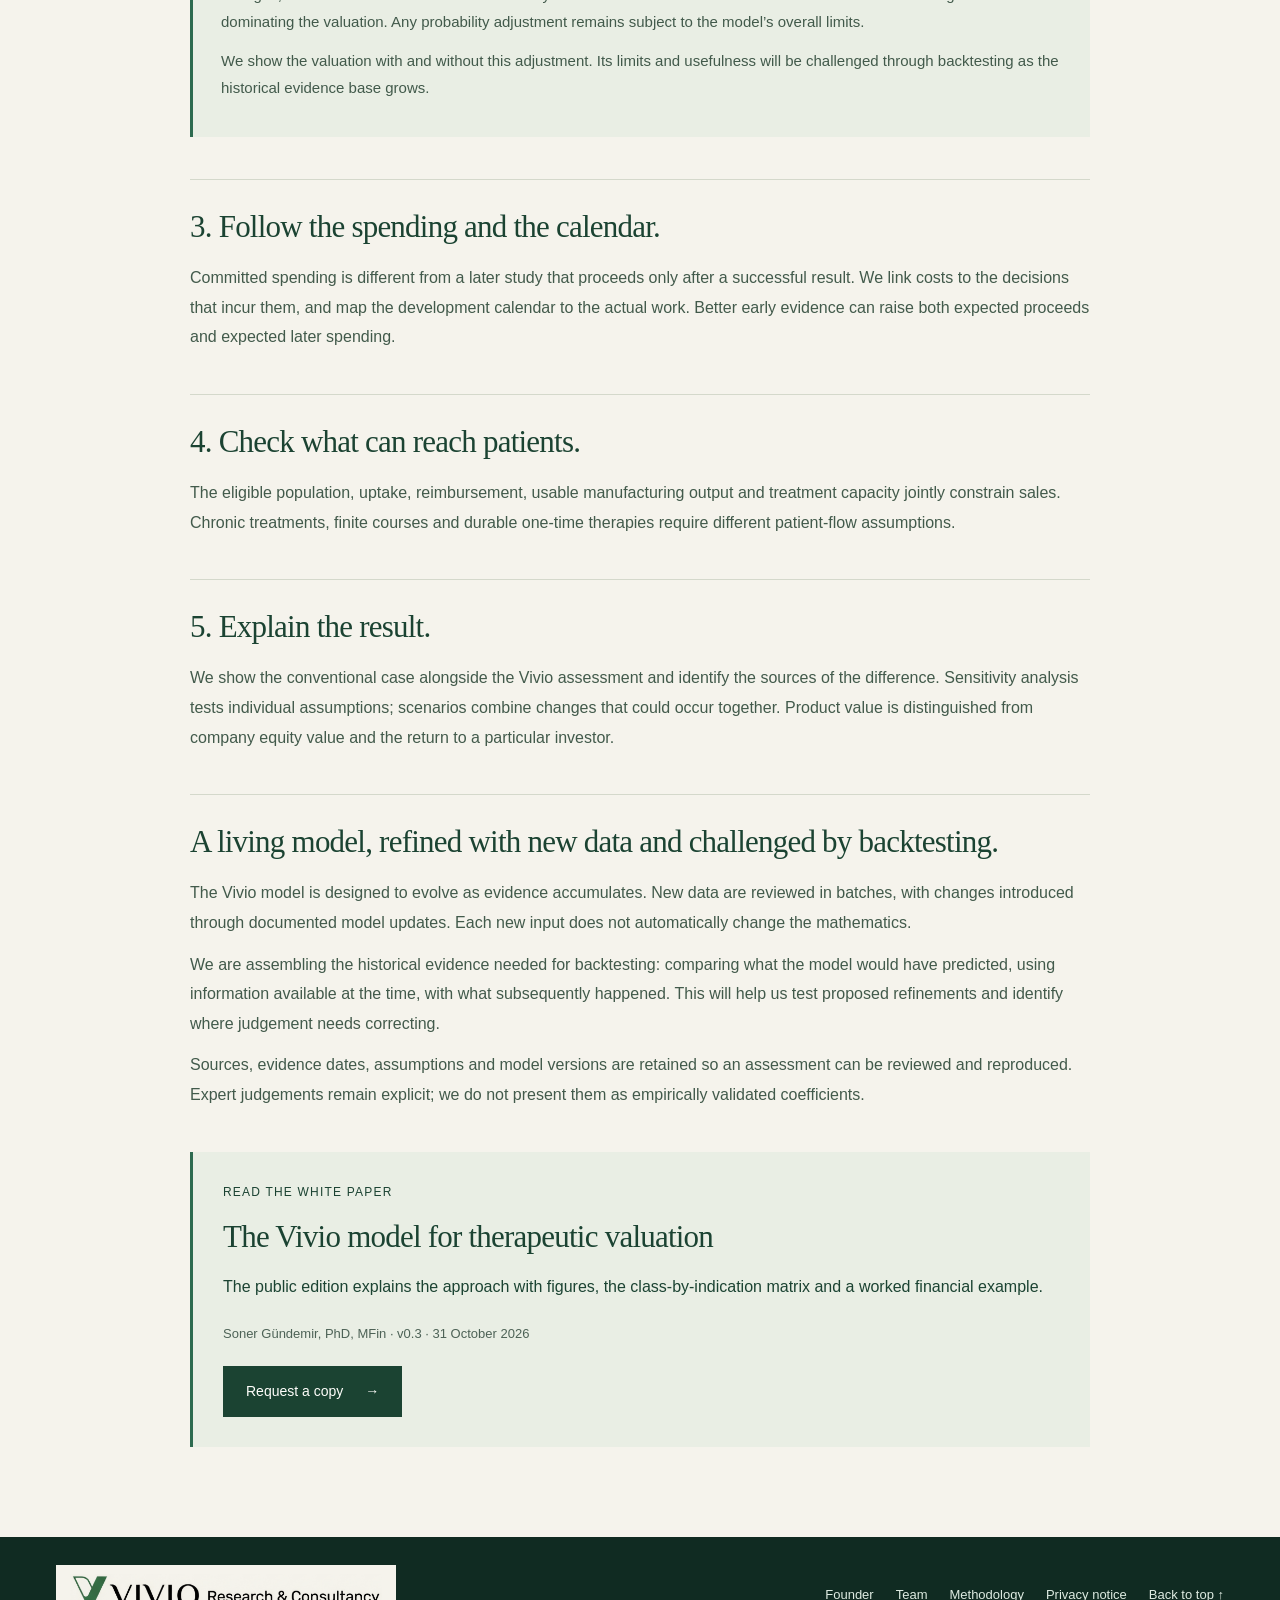
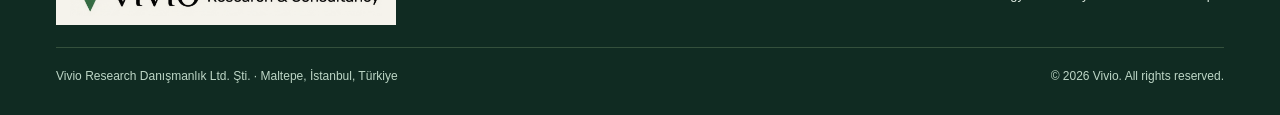
<file: methodology.html>
<!doctype html>
<html lang="en"><head>
<meta charset="utf-8"><meta name="viewport" content="width=device-width, initial-scale=1">
<title>The Vivio methodology | Vivio</title>
<meta name="description" content="A public overview of how Vivio links therapeutic evidence, development assumptions and financial value.">
<meta name="theme-color" content="#1B4332"><link rel="icon" href="favicon.ico" sizes="any"><link rel="icon" type="image/png" sizes="32x32" href="favicon-32x32.png"><link rel="apple-touch-icon" sizes="180x180" href="apple-touch-icon.png"><link rel="stylesheet" href="styles.css"><link rel="stylesheet" href="revision.css">
<script src="script.js" defer></script>
<link rel="canonical" href="https://vivioresearch.com/methodology.html"><meta property="og:type" content="website"><meta property="og:site_name" content="Vivio Research &amp; Consultancy"><meta property="og:title" content="The Vivio methodology | Vivio"><meta property="og:description" content="A public overview of how Vivio links therapeutic evidence, development assumptions and financial value."><meta property="og:url" content="https://vivioresearch.com/methodology.html"><meta property="og:image" content="https://vivioresearch.com/assets/vivio-share.png"><meta property="og:image:width" content="1200"><meta property="og:image:height" content="630"><meta property="og:image:alt" content="Vivio Research &amp; Consultancy. Biotechnology development, strategy and valuation."><meta name="twitter:card" content="summary_large_image"><meta name="twitter:image" content="https://vivioresearch.com/assets/vivio-share.png"></head><body><a class="skip" href="#main">Skip to content</a><header class="site-header"><div class="wrap header-inner"><a class="brand" href="index.html#main"><img src="assets/vivio-logo.png" alt="Vivio Research &amp; Consultancy" width="1200" height="162"></a><button class="menu-toggle" aria-label="Open navigation" aria-expanded="false" aria-controls="mainnav">☰</button><nav class="nav-links" id="mainnav" aria-label="Main navigation"><a href="index.html#expertise">Expertise</a><a href="index.html#valuation">Valuation</a><a href="index.html#founder">Founder &amp; team</a><a href="index.html#perspectives">Case studies</a><a class="nav-contact" href="index.html#contact">Contact <span aria-hidden="true">→</span></a></nav></div></header>
<main id="main" class="document-page">
<div class="wrap document-wrap"><a class="link" href="index.html#valuation">← Back to valuation</a><p class="eyebrow document-kicker">Public methodology</p><h1>The science behind<br><em>the valuation.</em></h1><p class="document-lead">A therapeutic valuation should explain how scientific evidence changes the financial assumptions. The Vivio model brings those decisions into one documented assessment.</p><p class="document-meta">Overview updated 2 November 2026 · Builds on the public white paper, v0.3</p>
<section><h2>1. Choose the right comparison.</h2><p>We consider therapeutic class, indication and development stage together. A historical average is useful only if its programmes are relevant to the asset being assessed. Cell source, antibody format, patient selection and target maturity may require a closer comparison.</p><div class="method-matrix"><table><caption>A sample of the questions in the class-by-indication matrix</caption><thead><tr><th scope="col">Therapeutic class</th><th scope="col">Oncology &amp; haematology</th><th scope="col">Immune &amp; inflammatory disease</th></tr></thead><tbody><tr><th scope="row">Engineered antibodies</th><td>Target selectivity, resistance and comparative benefit</td><td>Durable control, chronic exposure and infection risk</td></tr><tr><th scope="row">Cell therapies</th><td>Persistence, tumour access and deliverable supply</td><td>Immune regulation, persistence and long-term safety</td></tr><tr><th scope="row">Small molecules</th><td>Exposure, selectivity and competing treatments</td><td>Exposure, tolerability and chronic use</td></tr></tbody></table></div><p class="document-note">These are assessment prompts, not probabilities or automatic scoring rules. The public paper contains the fuller classification.</p></section>
<section><h2>2. Identify what the evidence changes.</h2><p>Target validation, exposure, safety, manufacturing and trial design can affect different assumptions. We examine whether a finding is relevant to this product and population, whether it is already represented in the historical reference, and whether another observation has already captured the same information.</p><p>A regulatory designation, novel mechanism or positive study is not a fixed valuation multiplier. The assessment must explain the consequence for the programme.</p><aside class="expert-judgement"><h3>Room for expert judgement.</h3><p>Some features of a therapeutic are too specific to be captured well by standard inputs. A bounded expert-judgement adjustment allows us to account for these features, drawing on Vivio’s experience in therapeutic design, development and finance.</p><p>The adjustment starts at zero and can be positive or negative. We document the feature, the reasoning and the assumption it changes, and check that its effect has not already been counted elsewhere. Its contribution should be meaningful without dominating the valuation. Any probability adjustment remains subject to the model’s overall limits.</p><p>We show the valuation with and without this adjustment. Its limits and usefulness will be challenged through backtesting as the historical evidence base grows.</p></aside></section>
<section><h2>3. Follow the spending and the calendar.</h2><p>Committed spending is different from a later study that proceeds only after a successful result. We link costs to the decisions that incur them, and map the development calendar to the actual work. Better early evidence can raise both expected proceeds and expected later spending.</p></section>
<section><h2>4. Check what can reach patients.</h2><p>The eligible population, uptake, reimbursement, usable manufacturing output and treatment capacity jointly constrain sales. Chronic treatments, finite courses and durable one-time therapies require different patient-flow assumptions.</p></section>
<section><h2>5. Explain the result.</h2><p>We show the conventional case alongside the Vivio assessment and identify the sources of the difference. Sensitivity analysis tests individual assumptions; scenarios combine changes that could occur together. Product value is distinguished from company equity value and the return to a particular investor.</p></section>
<section><h2>A living model, refined with new data and challenged by backtesting.</h2><p>The Vivio model is designed to evolve as evidence accumulates. New data are reviewed in batches, with changes introduced through documented model updates. Each new input does not automatically change the mathematics.</p><p>We are assembling the historical evidence needed for backtesting: comparing what the model would have predicted, using information available at the time, with what subsequently happened. This will help us test proposed refinements and identify where judgement needs correcting.</p><p>Sources, evidence dates, assumptions and model versions are retained so an assessment can be reviewed and reproduced. Expert judgements remain explicit; we do not present them as empirically validated coefficients.</p></section>
<aside class="document-request"><p class="eyebrow">Read the white paper</p><h2>The Vivio model for therapeutic valuation</h2><p>The public edition explains the approach with figures, the class-by-indication matrix and a worked financial example.</p><p class="document-meta">Soner Gündemir, PhD, MFin · v0.3 · 31 October 2026</p><a class="button" href="index.html?request=whitepaper#contact">Request a copy <span aria-hidden="true">→</span></a></aside></div></main><footer class="site-footer"><div class="wrap"><div class="footer-top"><a href="index.html#main" class="footer-brand logo-lockup"><img src="assets/vivio-logo.png" alt="Vivio Research &amp; Consultancy" width="1200" height="162" loading="lazy"></a><div class="footer-links"><a href="index.html#founder">Founder</a><a href="index.html#team">Team</a><a href="methodology.html">Methodology</a><a href="privacy.html">Privacy notice</a><a href="index.html#main">Back to top ↑</a></div></div><div class="footer-bottom"><p>Vivio Research Danışmanlık Ltd. Şti. · Maltepe, İstanbul, Türkiye</p><span>© 2026 Vivio. All rights reserved.</span></div></div></footer>
</body></html>
</file>
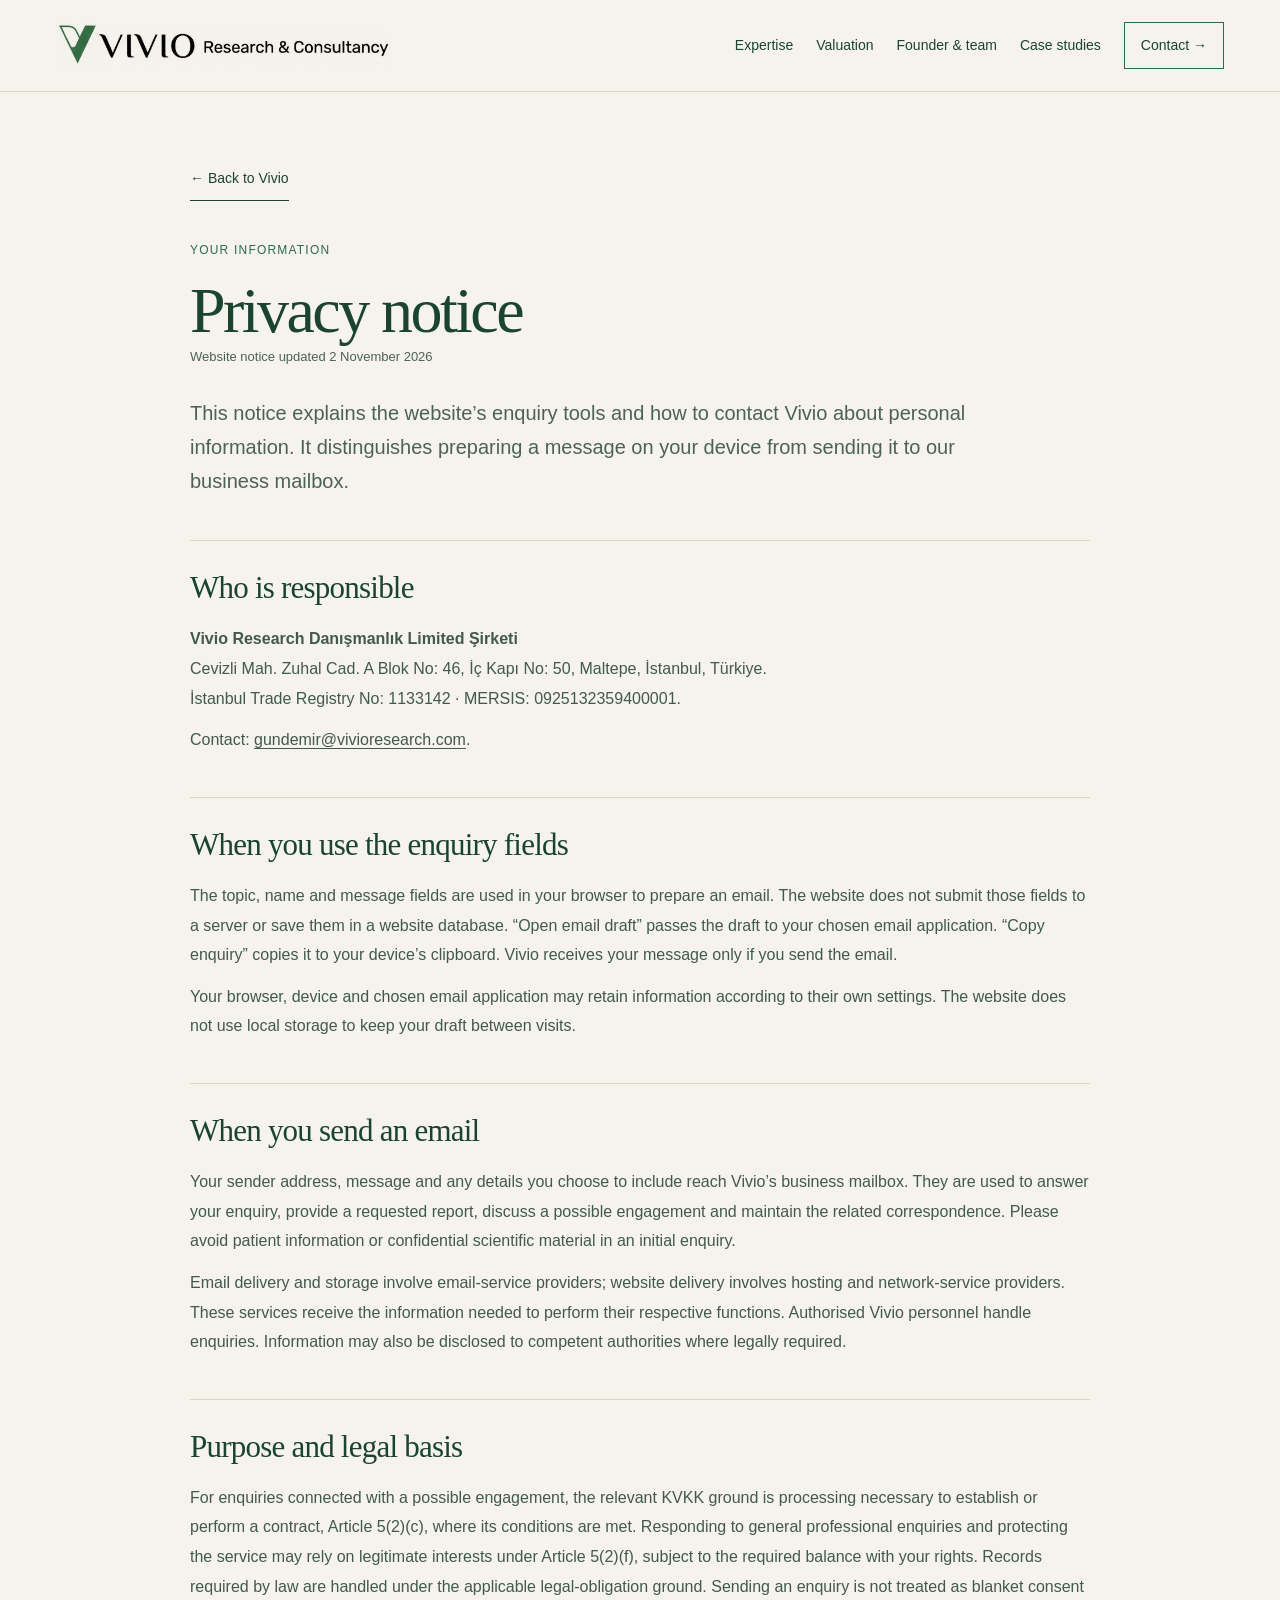
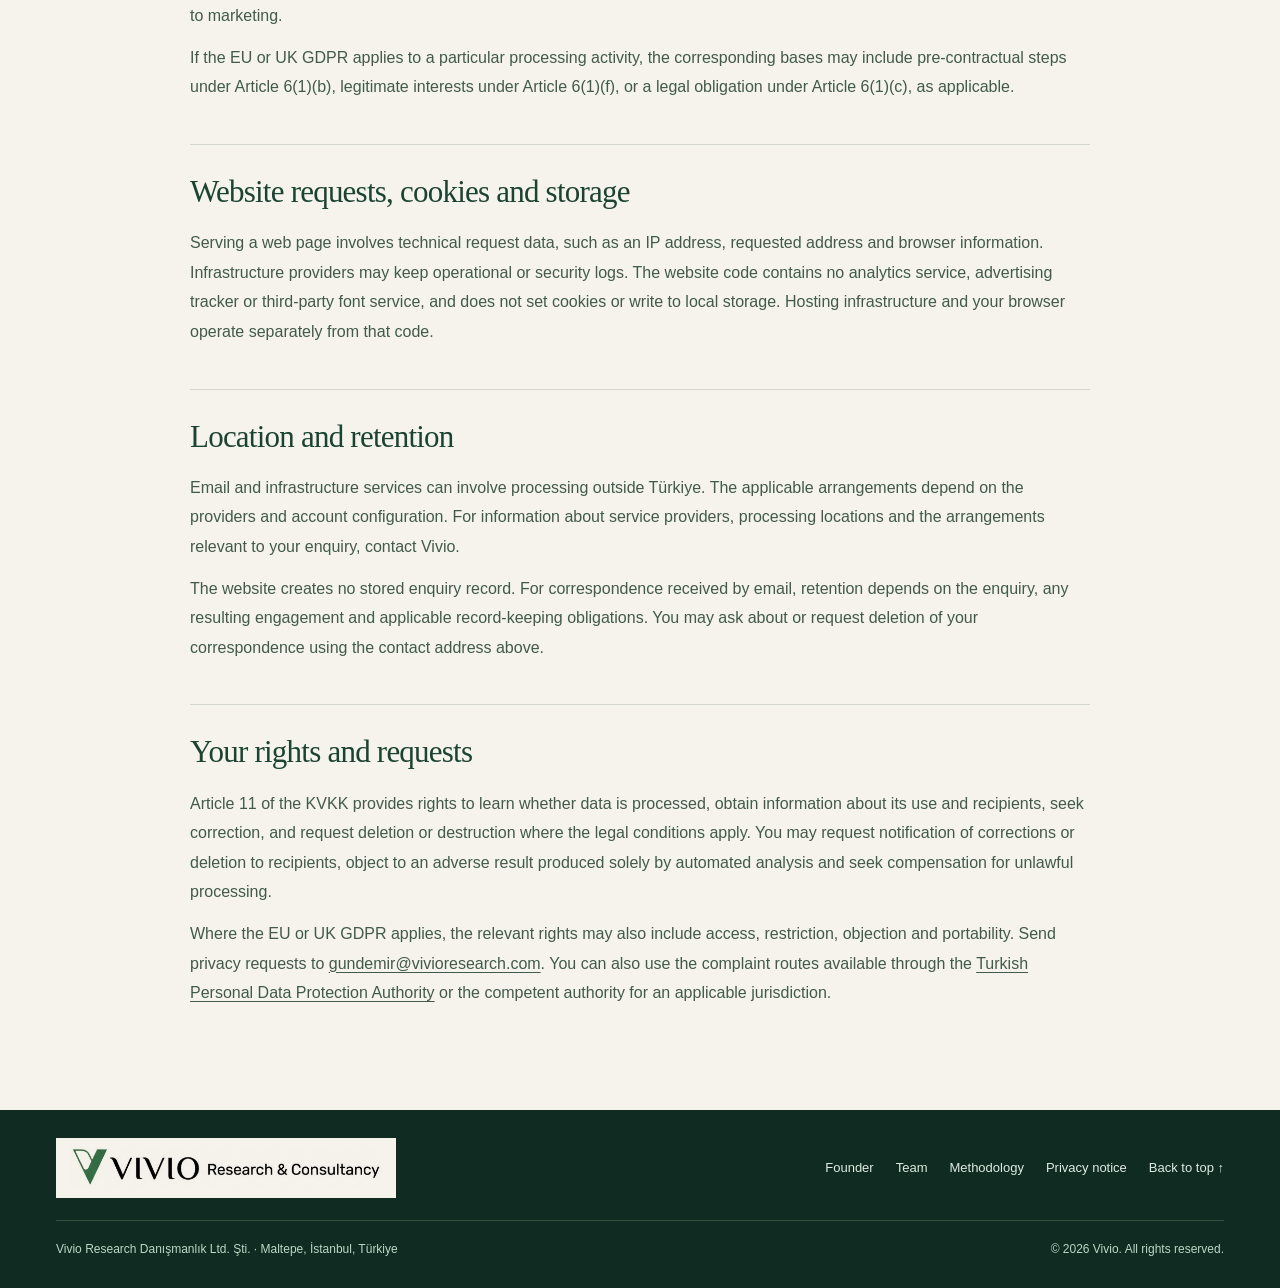
<file: privacy.html>
<!doctype html>
<html lang="en"><head>
<meta charset="utf-8"><meta name="viewport" content="width=device-width, initial-scale=1">
<title>Privacy notice | Vivio</title>
<meta name="description" content="How the Vivio website prepares enquiries and how to contact Vivio about personal information.">
<meta name="theme-color" content="#1B4332"><link rel="icon" href="favicon.ico" sizes="any"><link rel="icon" type="image/png" sizes="32x32" href="favicon-32x32.png"><link rel="apple-touch-icon" sizes="180x180" href="apple-touch-icon.png"><link rel="stylesheet" href="styles.css"><link rel="stylesheet" href="revision.css">
<script src="script.js" defer></script>
<link rel="canonical" href="https://vivioresearch.com/privacy.html"><meta property="og:type" content="website"><meta property="og:site_name" content="Vivio Research &amp; Consultancy"><meta property="og:title" content="Privacy notice | Vivio"><meta property="og:description" content="How the Vivio website prepares enquiries and how to contact Vivio about personal information."><meta property="og:url" content="https://vivioresearch.com/privacy.html"><meta property="og:image" content="https://vivioresearch.com/assets/vivio-share.png"><meta property="og:image:width" content="1200"><meta property="og:image:height" content="630"><meta property="og:image:alt" content="Vivio Research &amp; Consultancy. Biotechnology development, strategy and valuation."><meta name="twitter:card" content="summary_large_image"><meta name="twitter:image" content="https://vivioresearch.com/assets/vivio-share.png"></head><body><a class="skip" href="#main">Skip to content</a><header class="site-header"><div class="wrap header-inner"><a class="brand" href="index.html#main"><img src="assets/vivio-logo.png" alt="Vivio Research &amp; Consultancy" width="1200" height="162"></a><button class="menu-toggle" aria-label="Open navigation" aria-expanded="false" aria-controls="mainnav">☰</button><nav class="nav-links" id="mainnav" aria-label="Main navigation"><a href="index.html#expertise">Expertise</a><a href="index.html#valuation">Valuation</a><a href="index.html#founder">Founder &amp; team</a><a href="index.html#perspectives">Case studies</a><a class="nav-contact" href="index.html#contact">Contact <span aria-hidden="true">→</span></a></nav></div></header>
<main id="main" class="document-page">
<div class="wrap document-wrap"><a class="link" href="index.html">← Back to Vivio</a><p class="eyebrow document-kicker">Your information</p><h1>Privacy notice</h1><p class="document-meta">Website notice updated 2 November 2026</p><p class="document-lead">This notice explains the website’s enquiry tools and how to contact Vivio about personal information. It distinguishes preparing a message on your device from sending it to our business mailbox.</p>
<section><h2>Who is responsible</h2><p><strong>Vivio Research Danışmanlık Limited Şirketi</strong><br>Cevizli Mah. Zuhal Cad. A Blok No: 46, İç Kapı No: 50, Maltepe, İstanbul, Türkiye.<br>İstanbul Trade Registry No: 1133142 · MERSIS: 0925132359400001.</p><p>Contact: <a href="mailto:gundemir@vivioresearch.com">gundemir@vivioresearch.com</a>.</p></section>
<section><h2>When you use the enquiry fields</h2><p>The topic, name and message fields are used in your browser to prepare an email. The website does not submit those fields to a server or save them in a website database. “Open email draft” passes the draft to your chosen email application. “Copy enquiry” copies it to your device’s clipboard. Vivio receives your message only if you send the email.</p><p>Your browser, device and chosen email application may retain information according to their own settings. The website does not use local storage to keep your draft between visits.</p></section>
<section><h2>When you send an email</h2><p>Your sender address, message and any details you choose to include reach Vivio’s business mailbox. They are used to answer your enquiry, provide a requested report, discuss a possible engagement and maintain the related correspondence. Please avoid patient information or confidential scientific material in an initial enquiry.</p><p>Email delivery and storage involve email-service providers; website delivery involves hosting and network-service providers. These services receive the information needed to perform their respective functions. Authorised Vivio personnel handle enquiries. Information may also be disclosed to competent authorities where legally required.</p></section>
<section><h2>Purpose and legal basis</h2><p>For enquiries connected with a possible engagement, the relevant KVKK ground is processing necessary to establish or perform a contract, Article 5(2)(c), where its conditions are met. Responding to general professional enquiries and protecting the service may rely on legitimate interests under Article 5(2)(f), subject to the required balance with your rights. Records required by law are handled under the applicable legal-obligation ground. Sending an enquiry is not treated as blanket consent to marketing.</p><p>If the EU or UK GDPR applies to a particular processing activity, the corresponding bases may include pre-contractual steps under Article 6(1)(b), legitimate interests under Article 6(1)(f), or a legal obligation under Article 6(1)(c), as applicable.</p></section>
<section><h2>Website requests, cookies and storage</h2><p>Serving a web page involves technical request data, such as an IP address, requested address and browser information. Infrastructure providers may keep operational or security logs. The website code contains no analytics service, advertising tracker or third-party font service, and does not set cookies or write to local storage. Hosting infrastructure and your browser operate separately from that code.</p></section>
<section><h2>Location and retention</h2><p>Email and infrastructure services can involve processing outside Türkiye. The applicable arrangements depend on the providers and account configuration. For information about service providers, processing locations and the arrangements relevant to your enquiry, contact Vivio.</p><p>The website creates no stored enquiry record. For correspondence received by email, retention depends on the enquiry, any resulting engagement and applicable record-keeping obligations. You may ask about or request deletion of your correspondence using the contact address above.</p></section>
<section><h2>Your rights and requests</h2><p>Article 11 of the KVKK provides rights to learn whether data is processed, obtain information about its use and recipients, seek correction, and request deletion or destruction where the legal conditions apply. You may request notification of corrections or deletion to recipients, object to an adverse result produced solely by automated analysis and seek compensation for unlawful processing.</p><p>Where the EU or UK GDPR applies, the relevant rights may also include access, restriction, objection and portability. Send privacy requests to <a href="mailto:gundemir@vivioresearch.com?subject=Privacy%20request">gundemir@vivioresearch.com</a>. You can also use the complaint routes available through the <a href="https://www.kvkk.gov.tr/" target="_blank" rel="noopener noreferrer">Turkish Personal Data Protection Authority</a> or the competent authority for an applicable jurisdiction.</p></section>
</div></main><footer class="site-footer"><div class="wrap"><div class="footer-top"><a href="index.html#main" class="footer-brand logo-lockup"><img src="assets/vivio-logo.png" alt="Vivio Research &amp; Consultancy" width="1200" height="162" loading="lazy"></a><div class="footer-links"><a href="index.html#founder">Founder</a><a href="index.html#team">Team</a><a href="methodology.html">Methodology</a><a href="privacy.html">Privacy notice</a><a href="index.html#main">Back to top ↑</a></div></div><div class="footer-bottom"><p>Vivio Research Danışmanlık Ltd. Şti. · Maltepe, İstanbul, Türkiye</p><span>© 2026 Vivio. All rights reserved.</span></div></div></footer>
</body></html>
</file>
<file: styles.css>
:root{--paper:#f5f3ec;--white:#fffefb;--cream:#ebece2;--forest:#1b4332;--deep:#102b22;--sage:#74c69d;--mint:#cbd8ba;--ink:#1b4332;--muted:#4d6256;--line:#d4d8cb;--serif:Georgia,'Times New Roman',serif;--sans:Arial,Helvetica,sans-serif}*{box-sizing:border-box}html{scroll-behavior:smooth;scroll-padding-top:100px}body{margin:0;background:var(--paper);color:var(--ink);font:16px/1.65 var(--sans);-webkit-font-smoothing:antialiased}button,input,select,textarea{font:inherit}button,a{-webkit-tap-highlight-color:transparent}button{cursor:pointer}a{color:inherit;text-decoration:none}button{color:inherit}img{display:block;max-width:100%}h1,h2,h3,h4,p,figure{margin:0}h1,h2,h3,h4{font-weight:400}a:focus-visible,button:focus-visible,summary:focus-visible,input:focus-visible,select:focus-visible,textarea:focus-visible{outline:3px solid #9da86b;outline-offset:5px}::selection{background:#cbd8ba;color:#102b22}.wrap{width:min(1320px,calc(100% - 112px));margin:auto}.eyebrow{font-size:12px;line-height:1.5;font-weight:500;letter-spacing:.17em;text-transform:uppercase}.section-title{font:clamp(38px,4.4vw,64px)/1.08 var(--serif);letter-spacing:-.045em}.section-title em{color:#2d6a4f;font-weight:400}.body-copy{color:var(--muted);font-size:15px;line-height:1.85}.button{display:inline-flex;align-items:center;justify-content:space-between;gap:35px;min-height:50px;padding:14px 22px;background:var(--forest);color:var(--white);border:1px solid var(--forest);font-size:12px;line-height:1.5;transition:background .25s,transform .25s}.button:hover{background:#2b513e;transform:translateY(-2px)}.button.light{background:var(--mint);border-color:var(--mint);color:var(--deep)}.link{display:inline-flex;align-items:center;gap:25px;font-size:12px;line-height:1.6;border-bottom:1px solid currentColor;padding:5px 0}.arrow{display:inline-block;transition:transform .25s}.link:hover .arrow,.button:hover .arrow{transform:translate(3px,-2px)}.skip{position:fixed;top:-100px;left:20px;background:var(--deep);color:white;padding:10px 18px;z-index:100}.skip:focus{top:8px}.site-header{height:92px;position:sticky;top:0;z-index:30;background:rgba(245,243,236,.95);backdrop-filter:blur(16px);border-bottom:1px solid var(--line)}.header-inner{display:flex;justify-content:space-between;align-items:center;gap:25px;height:100%}.brand{display:flex;align-items:center;gap:10px}.brand img{width:36px;height:40px;object-fit:contain;mix-blend-mode:multiply}.brand-word{font:33px/1 var(--serif);letter-spacing:-.035em}.brand-label{font-size:12px;letter-spacing:.2em;text-transform:uppercase;line-height:1.5;margin:5px 0 0 2px}.nav-links{display:flex;align-items:center;gap:30px}.nav-links a{font-size:12px;position:relative}.nav-links a:after{content:'';height:1px;width:0;position:absolute;left:0;bottom:-5px;background:var(--forest);transition:width .25s}.nav-links a:hover:after,.nav-links a.active:after{width:100%}.nav-links .nav-contact{padding:11px 16px;border:1px solid #aebaa6}.nav-links .nav-contact:after{display:none}.menu-toggle{display:none;width:44px;height:42px;border:1px solid var(--line);background:transparent;font-size:21px}.hero{padding-top:44px;overflow:hidden}.hero-top{display:flex;justify-content:space-between;gap:25px;margin-bottom:28px}.hero-top .eyebrow{display:flex;gap:10px;align-items:center}.dot{height:6px;width:6px;border-radius:50%;background:var(--sage);display:inline-block}.hero-location{font-size:12px;letter-spacing:.1em;color:var(--muted);text-transform:uppercase}.hero-grid{display:grid;grid-template-columns:1.04fr 1fr;align-items:center;gap:32px}.hero-copy{padding:30px 0 44px;position:relative;z-index:2}.hero h1{font:clamp(58px,6.7vw,96px)/.99 var(--serif);letter-spacing:-.055em;max-width:650px}.hero h1 em{font-weight:400;color:#2d6a4f}.hero-lead{max-width:475px;font-size:15px;line-height:1.85;color:var(--muted);margin-top:28px}.hero-actions{display:flex;align-items:center;gap:28px;margin-top:30px}.hero-visual{position:relative;isolation:isolate;align-self:stretch;min-height:530px;background:var(--deep);overflow:hidden}.hero-visual>img{width:100%;height:100%;position:absolute;object-fit:cover;animation:cell-drift 24s ease-in-out infinite alternate;transform-origin:55% 55%}.hero-visual:after{content:'';position:absolute;inset:0;background:linear-gradient(180deg,rgba(6,25,16,.05) 50%,rgba(6,25,16,.7));pointer-events:none}.visual-top{position:absolute;z-index:2;top:22px;left:24px;right:24px;display:flex;justify-content:space-between;color:#e6edde;font-size:12px;letter-spacing:.16em;text-transform:uppercase}.motion-toggle{display:flex;align-items:center;gap:8px;background:rgba(16,43,34,.35);color:#e6edde;border:1px solid #ffffff5c;font-size:12px;padding:6px 9px;margin-top:-5px}.visual-caption{position:absolute;z-index:2;bottom:23px;left:25px;right:25px;display:flex;justify-content:space-between;align-items:end;color:#edf0e5}.visual-caption p{font:24px/1.15 var(--serif);max-width:260px}.visual-caption span{font-size:12px;text-transform:uppercase;letter-spacing:.11em}.hero-visual:before{content:'';position:absolute;z-index:3;left:15px;right:15px;top:15px;bottom:15px;border:1px solid #e5e9d71c;pointer-events:none}.hero-foot{display:grid;grid-template-columns:repeat(3,1fr);gap:30px;padding:26px 0 30px;margin-top:28px;border-top:1px solid var(--line)}.hero-foot>div{display:flex;align-items:center;gap:18px;font-size:12px}.hero-foot>div+div{border-left:1px solid var(--line);padding-left:30px}.hero-foot span{font:25px var(--serif);color:#8a9a80}.hero-foot small{display:block;font-size:12px;color:var(--muted);margin-top:2px}.expertise{background:var(--white);padding:96px 0 100px;border-top:1px solid var(--line)}.section-intro{display:grid;grid-template-columns:1.2fr 1fr;gap:100px;align-items:end;margin-bottom:47px}.section-intro .eyebrow{margin-bottom:22px}.section-intro>p{font-size:14px;color:var(--muted);line-height:1.85;max-width:430px}.expertise-list{border-top:1px solid var(--line)}.expertise-list details{border-bottom:1px solid var(--line)}.expertise-list summary{list-style:none;display:grid;grid-template-columns:55px 1.1fr .9fr 26px;align-items:center;gap:28px;padding:27px 0;cursor:pointer}.expertise-list summary::-webkit-details-marker{display:none}.expertise-list .num{font:20px var(--serif);color:#819079}.expertise-list h3{font:26px/1.2 var(--serif);letter-spacing:-.025em}.expertise-list summary p{font-size:12px;line-height:1.75;color:var(--muted)}.plus{height:27px;width:27px;display:grid;place-items:center;border:1px solid var(--line);border-radius:50%;font-size:19px;transition:transform .3s,background .3s}.expertise-list summary:hover .plus{background:var(--cream)}details[open] .plus{transform:rotate(45deg);background:var(--cream)}.detail{padding:0 60px 28px 83px;max-width:1100px;color:var(--muted);font-size:14px;line-height:1.85}.tags{display:flex;flex-wrap:wrap;gap:8px;margin-top:20px}.tags span{font-size:12px;letter-spacing:.04em;border:1px solid var(--line);padding:5px 10px;color:var(--ink)}.research{padding:94px 0 100px;background:#e9ede2}.research-grid{display:grid;grid-template-columns:repeat(3,1fr);gap:32px}.research-item{border-top:1px solid #a6b89c;padding-top:23px;position:relative}.research-item .research-index{font-size:12px;color:#6f8266;letter-spacing:.08em;margin-bottom:21px}.research-item h3{font:31px/1.15 var(--serif);letter-spacing:-.03em;margin-bottom:17px;max-width:300px}.research-item>p{color:var(--muted);font-size:13px;line-height:1.85;max-width:335px}.research-item ul{list-style:none;margin:24px 0 0;padding:0;font-size:12px}.research-item li{padding:9px 0;border-bottom:1px solid #d0d9c8;display:flex;gap:12px}.research-item li:before{content:'•';color:#829473}.research-bottom{display:flex;justify-content:space-between;align-items:center;gap:30px;margin-top:45px;padding-top:23px;border-top:1px solid #bac7b1;font-size:12px;color:var(--muted)}.founder{padding:100px 0}.founder-grid{display:grid;grid-template-columns:.8fr 1.2fr;gap:90px;align-items:center}.founder-portrait{position:relative;background:#e8e9df}.founder-portrait img{width:100%;height:auto;aspect-ratio:4/4.6;object-fit:cover;object-position:50% 26%;filter:saturate(.78)}.portrait-label{position:absolute;left:0;right:0;bottom:0;padding:21px 25px;background:linear-gradient(transparent,#102b22e8);color:white;font-size:12px;letter-spacing:.13em;text-transform:uppercase}.founder-copy .eyebrow{margin-bottom:22px}.founder-copy h2{font:clamp(42px,4.7vw,65px)/1.05 var(--serif);letter-spacing:-.045em}.founder-copy h2 small{display:block;font:15px/1.6 var(--sans);letter-spacing:.015em;margin-top:14px;color:var(--muted)}.degrees{display:grid;grid-template-columns:1fr 1fr;border-top:1px solid var(--line);border-bottom:1px solid var(--line);margin:27px 0;padding:17px 0}.degrees>div{display:flex;flex-direction:column;font-size:12px;color:var(--muted)}.degrees>div+div{padding-left:28px;border-left:1px solid var(--line)}.degrees b{font:28px var(--serif);color:var(--ink);margin-bottom:3px}.founder-copy>p{font-size:14px;line-height:1.85;color:var(--muted);margin-bottom:17px;max-width:580px}.founder-actions{display:flex;align-items:center;gap:30px;margin-top:27px}.economics{background:var(--deep);color:var(--paper);padding:90px 0 94px;position:relative;overflow:hidden}.economics:before{content:'';position:absolute;width:530px;height:530px;right:-230px;top:-180px;border:1px solid #66885b30;border-radius:50%;box-shadow:0 0 0 70px #66885b0b,0 0 0 140px #66885b07;pointer-events:none}.economics .section-intro{position:relative;margin-bottom:35px}.economics .eyebrow{color:#b5c9a3}.economics .section-title em{color:#b6c99e}.economics .section-intro>p{color:#c0cebb}.economics-attribution{display:flex;align-items:center;gap:13px;border-top:1px solid #385242;padding:17px 0 0;color:#bdd0ae;font-size:12px}.economics-attribution span{width:6px;height:6px;border-radius:50%;background:#bad09f}.economics-columns{display:grid;grid-template-columns:repeat(3,1fr);gap:45px;margin-top:42px}.economics-column{border-top:1px solid #45634c;padding-top:21px}.economics-column .eyebrow{font-size:12px;color:#92ad82;margin-bottom:17px}.economics-column h3{font:27px/1.15 var(--serif);letter-spacing:-.025em;margin-bottom:15px}.economics-column p{color:#bdcbbb;font-size:12px;line-height:1.9}.economics-column .methods{font-size:12px;color:#a5bd94;margin-top:20px}.cases{padding:100px 0}.cases-intro{margin-bottom:40px}.cases-intro .body-copy{max-width:440px}.case-feature{display:grid;grid-template-columns:1.2fr .8fr;background:var(--white);border:1px solid var(--line);margin-bottom:36px}.case-feature-body{padding:35px 38px}.badge{font-size:12px;letter-spacing:.12em;text-transform:uppercase;display:inline-flex;align-items:center;gap:8px;color:var(--muted)}.badge.ready{color:#42603a}.badge.ready:before{content:'';width:5px;height:5px;background:#759462;border-radius:50%}.case-feature h3{font:38px var(--serif);letter-spacing:-.035em;margin:13px 0 6px}.case-feature h4{font:23px/1.25 var(--serif);margin-bottom:15px;max-width:480px}.case-feature p{font-size:13px;color:var(--muted);max-width:470px;line-height:1.8}.case-feature .link{margin-top:23px}.case-feature-aside{padding:35px;background:#e6ebdc;display:flex;flex-direction:column;justify-content:space-between}.case-feature-aside .eyebrow{font-size:12px;color:#6b805d}.case-feature-aside ol{list-style:none;margin:20px 0 0;padding:0}.case-feature-aside li{font:20px var(--serif);padding:12px 0;border-bottom:1px solid #c4cfb9}.case-feature-aside li span{font:12px var(--sans);color:#839374;margin-right:17px}.case-agenda-title{display:flex;justify-content:space-between;gap:20px;align-items:center;margin-bottom:19px}.case-agenda-title h3{font:26px var(--serif);letter-spacing:-.02em}.case-agenda-title p{font-size:12px;color:var(--muted)}.case-grid{display:grid;grid-template-columns:1fr 1fr;gap:0;border-top:1px solid var(--line);border-left:1px solid var(--line)}.case-card{padding:28px 30px;border-right:1px solid var(--line);border-bottom:1px solid var(--line);transition:background .3s}.case-card:hover{background:#ebeee3}.case-card .case-meta{display:flex;justify-content:space-between;gap:15px;font-size:12px;text-transform:uppercase;letter-spacing:.1em;color:var(--muted)}.case-card h4{font:28px/1.2 var(--serif);letter-spacing:-.025em;margin:17px 0 5px}.case-card .case-subname{font-size:12px;color:var(--muted);margin-bottom:11px}.case-card .case-angle{font-size:13px;font-weight:600;margin:12px 0 9px}.case-card>p{font-size:12px;line-height:1.8;color:var(--muted);max-width:490px}.case-card .case-foot{display:flex;align-items:center;justify-content:space-between;margin-top:21px;gap:15px}.case-card .link{font-size:12px}.source-link{font-size:12px;color:#718268;text-decoration:underline;text-underline-offset:3px}.analysis-notice{margin-top:27px;padding:20px 24px;border:1px solid #9aab8e;border-left:4px solid #789269;background:#e9eddf;display:grid;grid-template-columns:30px 1fr;gap:13px}.analysis-notice .notice-icon{font:20px var(--serif);border:1px solid #9aab8e;border-radius:50%;width:24px;height:24px;display:grid;place-items:center;line-height:1}.analysis-notice strong{display:block;font-size:12px;font-weight:600;margin-bottom:5px}.analysis-notice p{font-size:12px;line-height:1.8;color:#52644a}.collaborators{padding:75px 0 85px;background:var(--white);border-top:1px solid var(--line)}.collaborators .section-intro{margin-bottom:35px}.collaborators .section-title{font-size:43px}.collaborator-grid{display:grid;grid-template-columns:1fr 1fr;gap:50px}.collaborator{display:grid;grid-template-columns:128px 1fr;gap:24px;border-top:1px solid var(--line);padding-top:24px}.collaborator img{width:128px;height:154px;object-fit:cover;filter:saturate(.65)}.collaborator h3{font:27px/1.1 var(--serif);letter-spacing:-.02em;margin-bottom:8px}.collaborator .role{font-size:12px;text-transform:uppercase;letter-spacing:.08em;color:#6c8061;margin-bottom:13px}.collaborator p{font-size:12px;line-height:1.8;color:var(--muted)}.contact{padding:90px 0;background:var(--forest);color:var(--paper)}.contact-grid{display:grid;grid-template-columns:1fr 1fr;gap:100px}.contact .eyebrow{color:#afc69e;margin-bottom:23px}.contact .section-title em{color:#b5c99f}.contact-intro>p{font-size:14px;line-height:1.85;color:#bfceba;margin-top:27px;max-width:390px}.contact-direct{margin-top:34px}.contact-direct>a{font:22px var(--serif);border-bottom:1px solid #849878;padding-bottom:7px;display:inline-flex;gap:20px}.contact-direct .phone{display:block;border:0;font:12px var(--sans);margin-top:21px;color:#bbcfb0}.contact-form{background:#254a39;border:1px solid #45614c;padding:28px 30px}.contact-form label{display:block;font-size:12px;color:#c5d6ba;letter-spacing:.04em;margin-bottom:8px}.contact-form select,.contact-form input,.contact-form textarea{display:block;width:100%;border:1px solid #6e8465;border-radius:0;background:#f3f3e9;color:var(--ink);padding:12px 13px;font-size:12px;line-height:1.6}.contact-form input{margin-bottom:18px}.contact-form select{margin-bottom:18px;padding-right:28px}.contact-form textarea{min-height:115px;resize:vertical;margin-bottom:20px}.form-row{display:flex;align-items:center;gap:20px}.copy-email{border:0;border-bottom:1px solid #93aa85;background:none;color:#d2dfc8;font-size:12px;padding:6px 0}.form-note{font-size:12px;color:#c5d1bc;line-height:1.7;margin-top:13px}.form-status{min-height:18px;font-size:12px;color:#e2ebd4;margin-top:6px}.site-footer{background:var(--deep);color:#afc0a7;padding:28px 0}.footer-top{display:flex;justify-content:space-between;gap:30px;font-size:12px;align-items:center}.footer-top .footer-brand{font:25px var(--serif);letter-spacing:-.02em;color:var(--paper)}.footer-top .footer-brand small{font:12px var(--sans);letter-spacing:.06em;margin-left:13px;color:#9cb48e}.footer-links{display:flex;gap:22px}.footer-bottom{display:flex;justify-content:space-between;gap:30px;font-size:12px;color:#8fa285;border-top:1px solid #34503c;margin-top:22px;padding-top:18px}.footer-bottom p{max-width:650px}.reveal{opacity:1;transform:none}.js .reveal{opacity:0;transform:translateY(22px);transition:opacity .75s ease,transform .75s ease}.js .reveal.visible{opacity:1;transform:none}.reveal.delay-1{transition-delay:.09s}.reveal.delay-2{transition-delay:.18s}.motion-paused .hero-visual>img{animation-play-state:paused}.motion-paused .reveal{opacity:1!important;transform:none!important;transition:none!important}@keyframes cell-drift{from{transform:scale(1.02) translate(-.3%,.3%)}to{transform:scale(1.095) translate(.6%,-.6%)}}
@media(min-width:1600px){.hero-copy{padding:60px 0}.hero-visual{min-height:600px}.hero h1{font-size:102px}}
@media(max-width:1150px){.wrap{width:calc(100% - 72px)}.nav-links{gap:22px}.hero-grid{gap:25px}.hero h1{font-size:76px}.hero-visual{min-height:500px}.hero-actions{gap:21px}.hero-actions .link{font-size:12px;gap:12px}.section-intro{gap:65px}.founder-grid{gap:55px}.founder-copy h2{font-size:53px}.contact-grid{gap:55px}.collaborator{grid-template-columns:100px 1fr;gap:20px}.collaborator img{width:100px;height:130px}}
@media(max-width:880px){.wrap{width:calc(100% - 48px)}.site-header{height:76px}.menu-toggle{display:block}.nav-links{display:none;position:absolute;top:76px;left:0;right:0;padding:18px 24px;background:var(--paper);border-bottom:1px solid var(--line);flex-direction:column;align-items:stretch;gap:0}.nav-links.open{display:flex}.nav-links a{padding:12px 0;font-size:14px}.nav-links .nav-contact{border:0;padding:12px 0}.hero{padding-top:32px}.hero-location{display:none}.hero-top{margin-bottom:22px}.hero-grid{grid-template-columns:1fr 1fr;gap:24px}.hero h1{font-size:62px}.hero-copy{padding:20px 0 27px}.hero-visual{min-height:490px}.hero-lead{font-size:13px;margin-top:24px}.hero-actions{align-items:start;flex-direction:column;gap:15px;margin-top:25px}.visual-caption{left:20px;right:20px;display:block}.visual-caption p{font-size:21px;margin-bottom:9px}.visual-top{left:20px;right:20px;font-size:12px}.hero-foot{gap:18px;padding:22px 0}.hero-foot>div{gap:12px;align-items:start}.hero-foot>div+div{padding-left:18px}.hero-foot small{font-size:12px}.section-intro{grid-template-columns:1fr 1fr;gap:35px}.expertise,.research,.cases,.founder{padding:70px 0}.expertise-list summary{grid-template-columns:35px 1fr .85fr 26px;gap:18px}.expertise-list h3{font-size:23px}.detail{padding-left:53px}.research-grid{gap:23px}.research-item h3{font-size:28px}.research-item>p{font-size:12px}.founder-grid{gap:38px;grid-template-columns:.8fr 1fr}.founder-copy h2{font-size:44px}.founder-copy>p{font-size:13px}.founder-portrait img{aspect-ratio:3/4.6}.degrees{margin:20px 0}.economics-columns{gap:25px}.economics-column h3{font-size:24px}.case-feature{grid-template-columns:1.2fr .8fr}.case-feature-body,.case-feature-aside{padding:27px}.case-card{padding:25px}.collaborator-grid{gap:28px}.collaborator{grid-template-columns:80px 1fr;gap:17px}.collaborator img{width:80px;height:105px}.collaborator h3{font-size:23px}.contact-grid{gap:35px}.contact-form{padding:24px}.contact-direct>a{font-size:19px}.form-row{gap:12px}.contact-form .button{gap:20px}.footer-top{align-items:start}.footer-top .footer-brand small{display:block;margin:8px 0 0}}
@media(max-width:640px){html{scroll-padding-top:95px}.wrap{width:calc(100% - 40px)}.brand-word{font-size:30px}.brand img{width:31px;height:36px}.hero-top .eyebrow{font-size:12px;letter-spacing:.1em}.hero-grid{grid-template-columns:1fr;gap:17px}.hero-copy{padding:12px 0 20px}.hero h1{font-size:clamp(48px,13.6vw,62px);max-width:450px}.hero h1 br:nth-of-type(2){display:block}.hero-lead{font-size:14px;max-width:450px}.hero-actions{flex-direction:row;align-items:center;gap:23px;margin-top:27px}.hero-actions .button{gap:20px;padding:13px 17px;font-size:12px}.hero-actions .link{font-size:12px}.hero-visual{min-height:0;min-width:0;width:100%;height:355px;aspect-ratio:auto}.hero-visual>img{object-position:50% 50%}.visual-caption{display:flex;align-items:end}.visual-caption p{font-size:23px;max-width:220px;margin:0}.visual-caption span{font-size:12px;max-width:75px;text-align:right}.hero-foot{grid-template-columns:1fr;gap:14px;margin-top:23px}.hero-foot>div{align-items:center}.hero-foot>div+div{padding:0;border:0}.hero-foot span{font-size:20px;min-width:25px}.hero-foot small{display:inline;margin-left:8px}.section-intro{grid-template-columns:1fr;gap:22px;margin-bottom:32px}.section-intro>p{font-size:13px;max-width:none}.section-intro .eyebrow{margin-bottom:19px}.section-title{font-size:43px}.expertise,.research,.founder,.cases{padding:62px 0}.expertise-list summary{grid-template-columns:28px 1fr 27px;gap:12px;padding:22px 0}.expertise-list summary p{grid-column:2;grid-row:2;margin-top:-4px;font-size:12px}.expertise-list .plus{grid-row:1/3;grid-column:3}.expertise-list .num{font-size:18px}.expertise-list h3{font-size:23px}.detail{padding:0 0 23px 40px;font-size:13px}.tags{gap:6px}.tags span{font-size:12px;padding:4px 8px}.research-grid{grid-template-columns:1fr;gap:33px}.research-item .research-index{margin-bottom:13px}.research-item h3{font-size:31px;max-width:none}.research-item>p{max-width:none;font-size:13px}.research-item ul{margin-top:18px}.research-item li{font-size:12px}.research-bottom{display:block;margin-top:30px}.research-bottom p{margin-bottom:18px}.founder-grid{grid-template-columns:1fr;gap:30px}.founder-portrait{width:88%}.founder-portrait img{aspect-ratio:4/4.2;object-position:50% 22%}.founder-copy h2{font-size:48px}.founder-copy h2 small{font-size:13px}.founder-copy>p{font-size:13px}.degrees{margin:23px 0}.degrees b{font-size:27px}.founder-actions{gap:25px}.economics{padding:64px 0}.economics-columns{grid-template-columns:1fr;gap:30px;margin-top:31px}.economics-column h3{font-size:28px}.economics-column p{font-size:13px}.economics-column .methods{font-size:12px}.economics-attribution{align-items:start;line-height:1.8;font-size:12px}.economics-attribution span{margin-top:5px;flex:0 0 6px}.case-feature{grid-template-columns:1fr}.case-feature-body{padding:26px}.case-feature h3{font-size:36px}.case-feature h4{font-size:24px}.case-feature-aside{padding:25px 26px}.case-feature-aside ol{margin-top:14px}.case-feature-aside li{font-size:18px;padding:9px 0}.case-agenda-title{display:block;margin-bottom:20px}.case-agenda-title p{margin-top:7px}.case-grid{grid-template-columns:1fr}.case-card{padding:25px}.case-card h4{font-size:28px}.case-card>p{font-size:12px}.analysis-notice{padding:19px 17px;grid-template-columns:23px 1fr;gap:12px}.analysis-notice strong{font-size:12px}.analysis-notice p{font-size:12px}.collaborators{padding:59px 0}.collaborators .section-title{font-size:38px}.collaborator-grid{grid-template-columns:1fr;gap:30px}.collaborator{grid-template-columns:102px 1fr;gap:21px}.collaborator img{width:102px;height:135px}.collaborator h3{font-size:26px}.collaborator p{font-size:12px}.collaborator .role{font-size:12px}.contact{padding:65px 0}.contact-grid{grid-template-columns:1fr;gap:35px}.contact-intro>p{font-size:13px;margin-top:22px}.contact-direct>a{font-size:21px}.contact-form{padding:24px}.form-row{gap:25px}.contact-form .button{gap:25px}.footer-top{display:block}.footer-links{margin-top:24px}.footer-bottom{display:block;font-size:12px}.footer-bottom>span{display:block;margin-top:12px}.hero-visual>img{animation-duration:28s}}
@media(prefers-reduced-motion:reduce){html{scroll-behavior:auto}*,*:before,*:after{animation:none!important;transition:none!important}.js .reveal{opacity:1;transform:none}}
.hero-actions,.form-row{flex-wrap:wrap}.case-card h4{overflow-wrap:anywhere}

/* Editorial hierarchy: semantic labels, one collection of case studies, founder and team together. */
.hero{padding-bottom:52px}.hero-grid{grid-template-columns:1.03fr 1fr;gap:36px}.hero h1{font-size:clamp(58px,6.4vw,92px)}.hero-actions{gap:22px}.hero-people{display:flex;gap:22px}.hero-people .link{gap:13px;font-size:12px}.hero-actions>.button{gap:23px}.hero-visual.expertise-map{min-height:625px;isolation:isolate}.expertise-map:after{background:linear-gradient(180deg,#06191040 0%,#06191015 35%,#06191038 65%,#061910bb 100%)}.visual-top{align-items:center}.visual-top>span{font-size:12px;font-weight:600}.map-topics{position:absolute;inset:0;z-index:4}.map-topic{position:absolute;display:flex;align-items:center;gap:10px;min-height:45px;padding:11px 15px;border:1px solid #e6efdc7a;background:#102b22d9;backdrop-filter:blur(8px);color:#f1f4e8;font:12px/1.45 var(--sans);box-shadow:0 5px 25px #00150a26;transition:background .25s,border-color .25s,transform .25s}.map-topic:hover{background:#244932ed;transform:translateY(-2px)}.map-topic[aria-selected=true]{background:#edf0df;border-color:#edf0df;color:#173c2b}.map-point{height:7px;width:7px;border:1px solid #d6e0c6;border-radius:50%;flex:0 0 7px}.map-topic[aria-selected=true] .map-point{background:#557b48;border-color:#557b48;box-shadow:0 0 0 4px #557b4816}.map-cell{top:88px;left:26px}.map-genome{top:169px;right:26px}.map-models{top:250px;left:26px}.map-economics{top:331px;right:26px}.map-panels{position:absolute;z-index:5;left:22px;right:22px;bottom:22px;background:#102b22ed;backdrop-filter:blur(12px);border:1px solid #b0c29b6b;color:#edf2e5;padding:22px 24px;min-height:183px}.map-panel[hidden]{display:none}.map-panel h2{font:25px/1.16 var(--serif);letter-spacing:-.025em;margin-bottom:10px}.map-panel p{font-size:12px;line-height:1.8;color:#c9d7c0;max-width:460px}.map-panel .link{font-size:12px;color:#dbe7ce;margin-top:13px;gap:22px}.expertise-list summary{grid-template-columns:1.1fr .9fr 28px;gap:36px}.expertise-list .detail{padding-left:0;max-width:1030px}.expertise-list details{scroll-margin-top:105px}.research-index{letter-spacing:.1em}.founder{padding:80px 0 62px}.leadership-eyebrow{margin-bottom:28px}.founder-grid{grid-template-columns:275px 1fr;gap:60px;align-items:start}.founder-portrait{width:275px}.founder-portrait img{width:100%;height:340px;aspect-ratio:auto;object-position:50% 23%}.founder-copy h2{font-size:47px;line-height:1.1}.founder-copy .degrees{display:flex;gap:30px;border:0;margin:20px 0 23px;padding:0}.founder-copy .degrees>div{flex-direction:row;gap:9px;align-items:baseline}.founder-copy .degrees>div+div{padding-left:30px}.founder-copy .degrees b{font-size:23px;margin:0}.founder-copy .degrees span{font-size:12px}.founder-copy>p{max-width:760px;font-size:14px;line-height:1.85}.founder-copy strong{font-weight:600}.founder-actions{margin-top:25px}.team-section{padding:58px 0 78px;border-top:1px solid var(--line);background:var(--white)}.team-section .section-title{font-size:48px}.team-section .section-intro{margin-bottom:37px}.team-grid{display:grid;grid-template-columns:1fr 1fr;gap:40px}.team-person{display:grid;grid-template-columns:174px 1fr;gap:25px;padding-top:24px;border-top:1px solid var(--line)}.team-person>img{width:174px;height:210px;object-fit:cover;object-position:center 30%;filter:saturate(.8)}.team-person h3{font:29px/1.12 var(--serif);letter-spacing:-.03em;margin-bottom:11px}.team-person .role{font-size:12px;text-transform:uppercase;letter-spacing:.08em;color:#668059;line-height:1.7;margin-bottom:13px}.team-person p{font-size:12px;line-height:1.8;color:var(--muted)}.team-tags{display:flex;flex-wrap:wrap;gap:5px 12px;border-top:1px solid var(--line);padding-top:12px;margin-top:16px;font-size:12px;color:#617955}.case-collection{border-top:1px solid #aeba9e}.case-row{display:grid;grid-template-columns:1fr 1.25fr 165px;gap:40px;padding:29px 0;border-bottom:1px solid var(--line);align-items:center}.case-identity .eyebrow{color:#46604e;font-size:12px;letter-spacing:.1em;margin-bottom:12px}.case-identity h3{font:29px/1.13 var(--serif);letter-spacing:-.03em;max-width:310px}.case-description h4{font-size:13px;font-weight:500;line-height:1.6;margin-bottom:6px}.case-description p{font-size:12px;line-height:1.8;color:var(--muted);max-width:490px}.case-request{display:flex;flex-direction:column;align-items:stretch;gap:11px}.case-status{font-size:12px;text-transform:uppercase;letter-spacing:.09em;color:#46604e}.case-request .button{font-size:12px;padding:12px 15px;min-height:46px;gap:13px;white-space:nowrap}.cases .section-title{max-width:660px}.analysis-notice{margin-top:30px}
@media(min-width:1600px){.hero-visual.expertise-map{min-height:650px}.map-topic{font-size:13px}.map-panel p{font-size:12px}.map-panels{min-height:190px}}
@media(max-width:1150px){.hero-grid{gap:28px}.hero h1{font-size:76px}.hero-actions{gap:20px}.hero-people{gap:22px}.hero-visual.expertise-map{min-height:625px}.map-topic{font-size:12px;padding:11px 13px}.map-cell,.map-models{left:20px}.map-genome,.map-economics{right:20px}.map-panels{left:17px;right:17px;padding:20px}.map-panel h2{font-size:23px}.map-panel p{font-size:12px}.founder-grid{grid-template-columns:260px 1fr;gap:45px}.founder-portrait{width:260px}.founder-portrait img{height:330px}.founder-copy h2{font-size:43px}.team-person{grid-template-columns:145px 1fr;gap:20px}.team-person>img{width:145px;height:185px}.team-person h3{font-size:26px}.case-row{grid-template-columns:1fr 1.2fr 155px;gap:28px}}
@media(max-width:880px){.hero-grid{grid-template-columns:1fr 1fr;gap:24px}.hero h1{font-size:60px}.hero-people{gap:17px;flex-wrap:wrap}.hero-people .link{font-size:12px;gap:10px}.hero-visual.expertise-map{min-height:665px}.map-cell{top:76px;left:15px}.map-genome{top:150px;right:15px}.map-models{top:224px;left:15px}.map-economics{top:298px;right:15px}.map-topic{font-size:12px;gap:8px;padding:11px}.map-panels{left:15px;right:15px;bottom:15px;min-height:260px;padding:20px}.map-panel h2{font-size:25px}.map-panel p{font-size:12px}.expertise-list summary{gap:25px;grid-template-columns:1.1fr .9fr 27px}.founder-grid{grid-template-columns:210px 1fr;gap:32px}.founder-portrait{width:210px}.founder-portrait img{height:278px}.founder-copy h2{font-size:38px}.founder-copy .degrees{gap:15px;flex-wrap:wrap;margin:18px 0}.founder-copy .degrees>div+div{padding-left:16px}.founder-copy .degrees>div{gap:6px}.founder-copy .degrees b{font-size:21px}.founder-copy .degrees span{font-size:12px}.founder-copy>p{font-size:13px}.team-grid{gap:30px}.team-person{grid-template-columns:1fr;gap:22px}.team-person>img{width:180px;height:210px}.team-person h3{font-size:29px}.team-person p{font-size:13px}.case-row{grid-template-columns:1fr 1.15fr;gap:15px 30px}.case-request{grid-column:2;align-items:flex-start;gap:8px}.case-identity{align-self:start}.case-identity h3{font-size:28px}.case-request .button{min-width:155px}.case-row{padding:26px 0}.team-section .section-title{font-size:43px}}
@media(max-width:640px){.hero{padding-bottom:38px}.hero-grid{grid-template-columns:1fr;gap:29px}.hero h1{font-size:clamp(48px,13.6vw,62px)}.hero-actions{flex-direction:column;align-items:start;gap:21px;margin-top:25px}.hero-people{gap:30px}.hero-people .link{font-size:12px;gap:13px}.hero-visual.expertise-map{min-height:0;height:675px;width:100%}.map-topics{inset:0}.map-cell{top:77px;left:18px}.map-genome{top:150px;right:18px}.map-models{top:223px;left:18px}.map-economics{top:296px;right:18px}.map-topic{min-height:45px;font-size:12px;padding:12px 13px}.map-panels{min-height:255px;bottom:18px;left:18px;right:18px;padding:20px}.map-panel h2{font-size:26px}.map-panel p{font-size:12px;line-height:1.8}.map-panel .link{font-size:12px;margin-top:16px}.visual-top{left:18px;right:18px;gap:12px}.visual-top>span{font-size:12px;letter-spacing:.12em}.motion-toggle{font-size:12px;padding:6px 7px}.expertise-list summary{grid-template-columns:1fr 27px;gap:12px 17px}.expertise-list summary p{grid-column:1;grid-row:2;font-size:12px}.expertise-list .plus{grid-column:2;grid-row:1/3}.expertise-list .detail{padding:0 0 25px;font-size:13px}.founder{padding:60px 0 44px}.leadership-eyebrow{margin-bottom:24px}.founder-grid{grid-template-columns:1fr;gap:27px}.founder-portrait{width:210px}.founder-portrait img{height:260px}.founder-copy h2{font-size:39px}.founder-copy .degrees{margin:18px 0 22px;gap:23px}.founder-copy .degrees>div+div{padding-left:22px}.founder-copy .degrees b{font-size:24px}.founder-copy .degrees span{font-size:12px}.founder-copy>p{font-size:13px}.team-section{padding:43px 0 58px}.team-section .section-title{font-size:40px}.team-grid{grid-template-columns:1fr;gap:33px}.team-person{grid-template-columns:128px 1fr;gap:21px}.team-person>img{width:128px;height:165px}.team-person h3{font-size:26px}.team-person p{font-size:12px;line-height:1.85}.team-person .role{font-size:12px;margin-bottom:11px}.team-tags{font-size:12px;gap:4px 9px;margin-top:13px}.case-row{grid-template-columns:1fr;gap:15px;padding:27px 0}.case-identity h3{max-width:none;font-size:30px}.case-identity .eyebrow{font-size:12px;margin-bottom:9px}.case-request{grid-column:auto;flex-direction:row;align-items:center;justify-content:space-between;gap:15px;margin-top:3px}.case-request .button{min-width:151px}.case-description p{font-size:12px}.case-description h4{font-size:13px}.case-status{font-size:12px;letter-spacing:.07em}.cases .section-title{font-size:41px}.team-person>div{min-width:0}}
@media(max-width:370px){.hero-people{gap:22px}.hero-people .link{font-size:12px}.map-topic{font-size:12px;padding:11px}.map-panels{padding:17px;left:15px;right:15px;min-height:267px}.map-panel h2{font-size:24px}.map-panel p{font-size:12px}.team-person{grid-template-columns:1fr}.team-person>img{width:165px;height:185px}.team-person p{font-size:13px}}

/* Detailed engineering service and direct, descriptive copy. */
.hero h1{font-size:clamp(54px,6vw,86px)}
.expertise-list .engineering-detail{max-width:none;padding-right:0}
.engineering-intro{max-width:860px;margin-bottom:32px}
.engineering-columns{display:grid;grid-template-columns:1fr 1fr;gap:42px}
.engineering-area{scroll-margin-top:125px;border-top:2px solid #819876;padding-top:22px}
.engineering-area+.engineering-area{border-top-color:#315c4b}
.engineering-area>.eyebrow{font-size:12px;letter-spacing:.12em;color:#607b55;margin-bottom:11px}
.engineering-area h4{font:29px/1.18 var(--serif);color:var(--ink);letter-spacing:-.025em;max-width:410px;margin-bottom:24px}
.engineering-topic+.engineering-topic{border-top:1px solid var(--line);margin-top:20px;padding-top:20px}
.engineering-topic h5{font:600 13px/1.5 var(--sans);color:var(--ink);margin:0 0 7px}
.engineering-topic p{font-size:13px;line-height:1.85;max-width:540px}
.engineering-output{margin-top:30px;padding:20px 24px;background:#edf0e5;border-left:3px solid #90a685}
.engineering-output>strong{display:block;font-size:12px;letter-spacing:.1em;text-transform:uppercase;font-weight:500;color:#49613d;margin-bottom:8px}
.engineering-output>p{font-size:13px;max-width:900px}
.engineering-output>.link{margin-top:13px;font-size:12px;color:var(--forest)}

/* Topic hit areas must not intercept the motion control. */
.visual-top{z-index:6;pointer-events:none}
.motion-toggle{pointer-events:auto;min-height:32px}
.map-topics{pointer-events:none}
.map-topic{pointer-events:auto}
.hero-visual>img{animation:cell-drift 14s ease-in-out infinite alternate;will-change:transform}
@keyframes cell-drift{from{transform:translate3d(-1.3%,.8%,0) scale(1.04) rotate(-.4deg)}to{transform:translate3d(1.5%,-1%,0) scale(1.15) rotate(.4deg)}}
.motion-paused .hero-visual>img{animation-play-state:paused}
@media(max-width:880px){.hero h1{font-size:clamp(43px,6.3vw,54px)}.engineering-columns{gap:28px}.engineering-area h4{font-size:27px}}
@media(max-width:640px){.hero h1{font-size:clamp(42px,12.1vw,62px)}.engineering-columns{grid-template-columns:1fr;gap:32px}.engineering-intro{margin-bottom:25px}.engineering-topic p{font-size:13px}.engineering-output{padding:19px}.engineering-area{scroll-margin-top:105px}}
@media(prefers-reduced-motion:reduce){
 /* An explicit Resume click may opt into this image animation only. */
 .js body[data-visual-motion="playing"] .hero-visual>img{animation:cell-drift 14s ease-in-out infinite alternate!important}
 .js body[data-visual-motion="paused"] .hero-visual>img{animation:cell-drift 14s ease-in-out infinite alternate!important;animation-play-state:paused!important}
}
</file>
<file: revision.css>
/* November 2026: editorial design, legibility and access. */
:root{--forest:#1b4332;--dark-green:#2d6a4f;--sage:#74c69d;--muted:#4d6256}
html{scroll-padding-top:110px}body{font-size:16px}
.brand{width:335px;max-width:38%;flex-shrink:0}.brand img{width:100%;height:auto;mix-blend-mode:multiply}
.nav-links{gap:23px}.nav-links a{font-size:14px}.nav-links .nav-contact{border-color:#2d6a4f;padding:11px 16px}
.eyebrow,.hero-location,.step-number{font-size:12px;letter-spacing:.1em}.hero-top{align-items:center}.hero-top .eyebrow{max-width:70%}
.hero-grid{grid-template-columns:1fr 1fr;gap:40px;align-items:center}.hero h1{font-size:clamp(53px,5.9vw,84px)}.hero h1 em,.section-title em{color:#2d6a4f}.hero-copy{padding:15px 0 30px}
.hero-lead{font-size:17px;line-height:1.75;max-width:540px;margin-top:26px}.hero-actions{align-items:flex-start;gap:25px;flex-wrap:wrap}.hero-people{gap:12px;display:flex;flex-direction:column;align-items:flex-start}
.button,.link{font-size:14px;min-height:44px}.button{gap:22px}.link{gap:16px}
.hero-visual.expertise-map{min-height:625px;display:flex;flex-direction:column;align-self:center;width:100%;padding:0}.expertise-map:after{background:linear-gradient(180deg,#102b2210 5%,#102b2280 100%)}
.visual-top{top:18px;left:20px;right:20px;align-items:center;color:#fff;gap:10px}.visual-top>span{font-size:12px;letter-spacing:.08em;background:#102b22;padding:7px 9px}.motion-toggle{background:#102b22;color:#fff;border:1px solid #bfd5c6;font-size:12px;min-height:44px;padding:7px 10px}
.map-topics{position:relative;inset:auto;display:grid;grid-template-columns:1fr 1fr;gap:10px;margin:86px 20px 0}.map-topic{position:static;inset:auto;min-height:49px;font-size:13px;line-height:1.45;padding:10px 12px;text-align:left;background:#123b2c;color:#fff;border-color:#aac5b5;backdrop-filter:none;box-shadow:none;transform:none}.map-topic:hover{background:#285e46;transform:none}.map-topic[aria-selected=true]{background:#f1f5ed;color:#153d2c;border-color:#fff}.map-valuation{grid-column:1/-1;justify-content:center;font-size:14px}
.map-panels{position:relative;inset:auto;margin:auto 20px 20px;min-height:230px;padding:23px;background:#102b22;color:#fff;border:1px solid #88a997;backdrop-filter:none}.map-panel h2{font-size:28px;color:#fff}.map-panel p{font-size:14px;line-height:1.75;color:#e1ebe4;max-width:none}.map-panel .link{font-size:13px;color:#d0f0dd;margin-top:12px}.map-panel[hidden]{display:none}
.section-intro>p{font-size:16px;line-height:1.8;color:var(--muted)}.expertise-list summary p,.expertise-list .detail,.engineering-topic p,.engineering-output>p{font-size:16px;line-height:1.75}.expertise-list summary h3{font-size:28px}.engineering-topic h5{font-size:16px}.engineering-area>.eyebrow,.engineering-output>strong,.tags,.team-tags{font-size:12px;color:#355c45}.engineering-output>.link{font-size:14px}
.service-output{border-left:3px solid var(--dark-green);background:#e9eee4;padding:16px 20px;margin-top:22px;color:var(--ink)}.service-output strong{font-size:13px;text-transform:uppercase;letter-spacing:.06em}.service-output p{margin-top:6px;font-size:16px;line-height:1.7}
.research-item p,.research-item ul,.research-bottom p{font-size:15px;line-height:1.8}.research-index{font-size:12px;color:#355c45}.research-item ul{padding-left:18px}
.valuation{padding:82px 0 88px;background:#e9eee4;border-top:1px solid #ccd6c7}.valuation-path{display:grid;grid-template-columns:repeat(3,1fr);gap:0;border-top:1px solid #93aa97;border-bottom:1px solid #93aa97;margin:34px 0 0}.valuation-path article{padding:27px 30px 30px 0}.valuation-path article+article{border-left:1px solid #bccbbb;padding-left:30px}.step-number{color:#355f46;font-weight:600}.valuation-path h3{font:29px/1.16 var(--serif);letter-spacing:-.025em;margin:18px 0 14px;max-width:290px}.valuation-path p{font-size:15px;color:#425d4b;line-height:1.8}
.valuation-deliverable{display:flex;justify-content:space-between;gap:40px;align-items:center;padding:25px 0}.valuation-deliverable p{font-size:15px;max-width:740px;line-height:1.8;color:#425d4b}.valuation-deliverable strong{color:#1b4332}.valuation-deliverable .button{flex-shrink:0}
.whitepaper-feature{background:var(--paper);display:grid;grid-template-columns:310px 1fr;gap:55px;padding:38px;margin-top:30px;border:1px solid #c1cebe}.paper-cover{background:#1b4332;color:#f7f7ec;min-height:365px;padding:28px 25px;box-shadow:7px 8px 0 #cdd6c8;display:flex;flex-direction:column}.paper-cover>p{font-size:12px;letter-spacing:.14em}.paper-rule{width:48px;height:2px;background:#74c69d;margin:27px 0}.paper-cover h3{font:31px/1.12 var(--serif);letter-spacing:-.025em}.paper-cover h3 em{color:#a4d9ba;font-weight:400}.paper-diagram{display:flex;gap:8px;align-items:center;margin:27px 0;font-size:12px;flex-wrap:wrap}.paper-diagram span{border-top:1px solid #74c69d;padding-top:8px}.paper-cover small{font-size:12px;line-height:1.7;letter-spacing:.05em;margin-top:auto;color:#cbe4d4}
.paper-copy{align-self:center}.paper-copy>.eyebrow{color:#2d6a4f;margin-bottom:16px}.paper-copy h3{font:clamp(29px,3vw,43px)/1.12 var(--serif);letter-spacing:-.03em;margin-bottom:20px}.paper-copy>p:not(.eyebrow){font-size:16px;line-height:1.8;color:#4d6256}.paper-copy .paper-meta{font-size:13px!important;margin-top:17px}.paper-actions{display:flex;gap:15px 24px;align-items:center;flex-wrap:wrap;margin-top:22px}
.founder-copy>p{font-size:16px;line-height:1.8}.founder-copy .degrees{align-items:flex-start}.founder-copy .degrees span{font-size:13px;line-height:1.65}.founder-record{margin-top:25px;border-top:1px solid var(--line);padding-top:20px}.founder-record ul{list-style:none;margin:16px 0 0;padding:0;display:grid;gap:18px}.founder-record li{font-size:15px;line-height:1.75;color:var(--muted)}.founder-record strong,.founder-record span{display:block}.founder-record strong{color:var(--forest);font-weight:600;margin-bottom:3px}.founder-actions{flex-wrap:wrap;gap:15px 25px}
.team-person p{font-size:15px;line-height:1.8}.team-person .role{font-size:12px;color:#355c45}.team-tags{font-size:12px;line-height:1.7}
.economics .eyebrow,.economics .section-title em,.economics-attribution{color:#b6e6ca}.economics .section-intro>p,.economics-column p,.economics-column .methods{font-size:15px;color:#d5e5da;line-height:1.8}.economics-column h3{font-size:29px}.economics-column .methods{font-size:13px}.economics-attribution{font-size:13px}
.case-row{grid-template-columns:1fr 1.25fr 190px}.case-identity .eyebrow,.case-status{font-size:12px;color:#3f614a;line-height:1.6}.case-status{letter-spacing:.03em;text-transform:none}.case-description p{font-size:15px}.case-description h4{font-size:16px;font-weight:600}.case-request .button{font-size:14px}
.contact-intro>p{font-size:16px;color:#d4e7da}.contact .eyebrow,.contact-direct .phone{color:#cce7d7;font-size:13px}.contact-form{background:#244c38;border-color:#71957c}.contact-form label{font-size:14px;color:#edf5ef}.contact-form select,.contact-form input,.contact-form textarea{font-size:16px;background:#fffefb;border:1px solid #789582}.contact-form textarea{min-height:150px}.form-note,.form-status,.copy-email{font-size:14px;line-height:1.7;color:#edf5ef}.form-note a{text-decoration:underline;text-underline-offset:3px}.form-status{min-height:2.8em}.copy-email{min-height:44px}.button:disabled,.copy-email:disabled{cursor:not-allowed;opacity:.65;transform:none}.form-row{flex-wrap:wrap}.clipboard-fallback{position:fixed;left:-9999px;top:0}
.site-footer{color:#deebe2}.footer-brand.logo-lockup{display:block;width:340px;max-width:100%;padding:9px 14px;background:var(--paper)}.footer-brand img{width:100%;height:auto;mix-blend-mode:multiply}.footer-links{flex-wrap:wrap;gap:12px 22px;font-size:13px}.footer-bottom{font-size:12px;line-height:1.8;color:#bdd6c6}
:where(a,button,summary,input,select,textarea,[tabindex]):focus-visible{outline:3px solid #1b4332;outline-offset:4px;box-shadow:0 0 0 7px #fffefb}:where(.expertise-map,.contact,.economics,.site-footer) :where(a,button,input,select,textarea,[tabindex]):focus-visible{outline:3px solid #f5f3ec;outline-offset:4px;box-shadow:0 0 0 7px #1b4332}.js .reveal,.reveal{opacity:1;transform:none;transition:none}
.document-page{padding:65px 0 90px}.document-wrap{max-width:900px}.document-kicker{color:#2d6a4f;margin:40px 0 18px}.document-page h1{font:clamp(42px,5vw,66px)/1.06 var(--serif);letter-spacing:-.04em}.document-page h1 em{color:#2d6a4f;font-weight:400}.document-lead{font-size:20px;line-height:1.7;color:#4d6256;margin:28px 0 20px;max-width:830px}.document-meta,.document-note{font-size:13px;color:#4d6256;line-height:1.8}.document-page section{margin-top:42px;border-top:1px solid var(--line);padding-top:28px}.document-page section h2,.document-request h2{font:31px/1.2 var(--serif);letter-spacing:-.025em;margin:0 0 18px}.document-page section p{font-size:16px;line-height:1.85;margin:12px 0;color:#425a4b}.document-page section a{text-decoration:underline;text-underline-offset:3px}.document-request{background:#e9eee4;border-left:3px solid #2d6a4f;padding:30px;margin-top:42px}.document-request>.eyebrow{margin-bottom:15px}.document-request p{line-height:1.8;margin-bottom:20px}.method-matrix{overflow-x:auto;margin:25px 0 14px}.method-matrix table{border-collapse:collapse;width:100%;min-width:550px;font-size:14px;line-height:1.7}.method-matrix caption{text-align:left;font-weight:600;margin-bottom:12px}.method-matrix th,.method-matrix td{padding:14px;border:1px solid #bdcbbd;text-align:left;vertical-align:top}.method-matrix thead{background:#1b4332;color:#fff}.method-matrix tbody th{background:#e9eee4}
@media(max-width:1100px){
.site-header{height:80px}.brand{width:320px;max-width:75%}.menu-toggle{display:block;flex-shrink:0;width:46px;height:46px;border-color:#55735e}.nav-links{display:none;position:absolute;top:80px;left:0;right:0;padding:15px 28px;background:var(--paper);border-bottom:1px solid #8ca18e;flex-direction:column;align-items:stretch;gap:0}.nav-links.open{display:flex}.nav-links a{padding:13px 0;font-size:16px}.nav-links .nav-contact{border:0;padding:13px 0}
.hero-grid{gap:28px}.hero h1{font-size:clamp(46px,6.4vw,65px)}.hero-lead{font-size:16px}.hero-visual.expertise-map{min-height:680px}.map-topics{grid-template-columns:1fr;margin-top:75px;gap:7px}.map-topic{min-height:44px;font-size:13px}.map-valuation{grid-column:auto;justify-content:flex-start}.map-panels{min-height:240px;padding:18px;margin:24px 20px 20px}.map-panel h2{font-size:25px}.valuation-path h3{font-size:27px}.whitepaper-feature{grid-template-columns:260px 1fr;gap:35px;padding:30px}.paper-cover h3{font-size:28px}.case-row{grid-template-columns:1fr 1.2fr 180px;gap:25px}
}
@media(max-width:780px){
.wrap{width:calc(100% - 48px)}.hero-top .eyebrow{max-width:100%}.hero-location{display:none}.hero-grid{grid-template-columns:1fr;gap:30px}.hero-copy{padding-bottom:0}.hero h1{font-size:clamp(48px,9vw,68px)}.hero-lead{max-width:620px;font-size:17px}.hero-actions{margin-top:25px}.hero-visual.expertise-map{min-height:565px}.map-topics{grid-template-columns:1fr 1fr;margin-top:78px;gap:10px}.map-topic{min-height:50px;font-size:13px}.map-valuation{grid-column:1/-1;justify-content:center}.map-panels{min-height:210px;margin:auto 20px 20px}.map-panel p{font-size:15px}.map-panel h2{font-size:28px}.map-panel .link{font-size:14px}.hero{padding-top:26px;padding-bottom:50px}.section-intro{grid-template-columns:1fr;gap:24px}.section-intro>p{max-width:100%}
.valuation{padding:60px 0}.valuation-path{grid-template-columns:1fr}.valuation-path article{padding:24px 0}.valuation-path article+article{border-left:0;border-top:1px solid #bccbbb;padding:24px 0}.valuation-path h3{max-width:none}.valuation-deliverable{flex-direction:column;align-items:flex-start;gap:22px}.whitepaper-feature{grid-template-columns:200px 1fr;gap:27px;padding:25px}.paper-cover{padding:23px 19px;min-height:325px}.paper-cover h3{font-size:25px}.paper-diagram{font-size:12px;gap:6px}.paper-copy h3{font-size:30px}
.founder-grid{grid-template-columns:210px 1fr;gap:30px}.founder-copy .degrees{flex-direction:column;gap:12px}.founder-copy .degrees>div+div{padding-left:0;border:0}.founder-copy h2{font-size:39px}.founder-copy>p{font-size:15px}.case-row{grid-template-columns:1fr 1.3fr}.case-request{grid-column:2;align-items:flex-start}.case-description p{font-size:15px}.contact-grid{grid-template-columns:1fr;gap:35px}.contact-intro>p{max-width:650px}.footer-top{align-items:flex-start;flex-direction:column}.footer-links{margin-top:5px}.document-page{padding-top:40px}
}
@media(max-width:540px){
.wrap{width:calc(100% - 40px)}.brand{width:300px;max-width:calc(100% - 61px)}.header-inner{gap:15px}.site-header{height:74px}.nav-links{top:74px}.hero-top .eyebrow{font-size:12px;line-height:1.8;letter-spacing:.06em}.hero-top{margin-bottom:15px}.hero h1{font-size:clamp(45px,12vw,64px);line-height:1.03}.hero-lead{font-size:16px;margin-top:22px}.hero-actions{gap:18px}.hero-people{gap:3px}.hero-people .link{font-size:14px}
.hero-visual.expertise-map{min-height:600px}.map-topics{margin-left:16px;margin-right:16px;gap:8px}.map-topic{font-size:12px;line-height:1.5;padding:10px;gap:7px;min-height:61px}.map-valuation{font-size:14px;min-height:47px}.visual-top{left:16px;right:16px;gap:6px}.visual-top>span{font-size:12px;padding:8px 7px;letter-spacing:.06em}.motion-toggle{font-size:12px}.map-panels{min-height:265px;padding:20px;margin:auto 16px 16px}.map-panel p{font-size:14px;line-height:1.8}.map-panel h2{font-size:27px}.map-panel .link{font-size:13px}
.section-title{font-size:40px}.section-intro>p{font-size:16px}.expertise-list summary h3{font-size:27px}.expertise-list summary p{font-size:15px}.expertise-list .detail{font-size:16px;padding:0 0 25px}.engineering-topic p,.engineering-output>p{font-size:15px}.engineering-area h4{font-size:29px}.engineering-area>.eyebrow{font-size:12px}.whitepaper-feature{grid-template-columns:1fr;padding:25px;gap:30px}.paper-cover{width:225px;min-height:310px;justify-self:center}.paper-cover h3{font-size:29px}.paper-copy h3{font-size:34px}.paper-copy>p:not(.eyebrow){font-size:15px}.paper-meta{font-size:12px}.paper-actions{align-items:flex-start;flex-direction:column;gap:10px}.paper-actions .button{font-size:13px}
.founder-grid{grid-template-columns:1fr}.founder-portrait{width:210px}.founder-copy .degrees{flex-direction:row;flex-wrap:wrap;gap:22px}.founder-copy .degrees b{font-size:25px}.founder-copy .degrees>div{align-items:flex-start}.founder-copy h2{font-size:39px}.founder-copy>p{font-size:16px}.team-person{grid-template-columns:105px 1fr;gap:20px}.team-person>img{width:105px;height:140px}.team-person h3{font-size:27px}.team-person p{font-size:15px}.team-person .role{font-size:12px}.team-tags{font-size:12px}
.case-row{grid-template-columns:1fr;gap:16px}.case-identity h3{font-size:32px;max-width:none}.case-identity .eyebrow{font-size:12px}.case-request{grid-column:auto;flex-direction:row;align-items:center;justify-content:space-between;gap:12px}.case-status{font-size:12px;max-width:145px}.case-request .button{min-width:145px;font-size:13px}.contact-form{padding:22px 18px}.form-note,.form-status{font-size:13px}.contact-direct>a{font-size:20px;gap:8px;overflow-wrap:anywhere}.contact-form .button{font-size:14px;padding:13px 17px}.form-row{gap:15px}.footer-brand.logo-lockup{width:310px}.footer-bottom{font-size:12px}.footer-links{margin-top:20px;font-size:13px}.document-lead{font-size:18px}.document-page section h2,.document-request h2{font-size:28px}.document-request{padding:23px}.document-page section p{font-size:16px}
}
@media(max-width:370px){.team-person{grid-template-columns:1fr}.team-person>img{width:135px;height:155px}.map-panels{padding:16px;min-height:295px}.hero-visual.expertise-map{min-height:635px}.case-request{align-items:flex-start;flex-direction:column}.contact-direct>a{font-size:18px}.whitepaper-feature{padding:20px}.paper-copy h3{font-size:30px}}
@media(prefers-reduced-motion:reduce){html{scroll-behavior:auto}*,*::before,*::after{transition:none!important}.hero-visual>img{animation:none!important}.js body[data-visual-motion="playing"] .hero-visual>img{animation:cell-drift 14s ease-in-out infinite alternate!important}}
html:not(.js) .hero-visual>img{animation:none}html:not(.js) .motion-toggle{display:none}html:not(.js) .map-topics{display:none}html:not(.js) .map-panels{margin:80px 20px 20px}html:not(.js) .map-panel[hidden]{display:block}html:not(.js) .map-panel+.map-panel{border-top:1px solid #88a997;margin-top:24px;padding-top:24px}
@media(max-width:1100px){html:not(.js) .site-header{height:auto;position:relative}html:not(.js) .header-inner{flex-wrap:wrap;padding:15px 0}html:not(.js) .menu-toggle{display:none}html:not(.js) .nav-links{display:flex;position:static;flex-direction:row;flex-wrap:wrap;gap:0 20px;padding:0;border:0}}

.hero-actions .button,.hero-people .link{font-size:14px}.research-item .research-index{font-size:12px;color:#355c45}.economics-column .eyebrow{font-size:12px}.tags span{font-size:12px}
a:focus-visible,button:focus-visible,summary:focus-visible,input:focus-visible,select:focus-visible,textarea:focus-visible,[tabindex]:focus-visible{outline:3px solid #1b4332;outline-offset:4px;box-shadow:0 0 0 7px #fffefb}
.expertise-map :focus-visible,.contact :focus-visible,.economics :focus-visible,.site-footer :focus-visible{outline:3px solid #fffefb;outline-offset:4px;box-shadow:0 0 0 7px #1b4332}

/* Keep the cells visible: compact markers, with the explanation below. */
.hero-visual.expertise-map{display:block;height:auto;min-height:0;overflow:visible}
.hero-visual.expertise-map::before,.hero-visual.expertise-map::after{display:none}
.map-artwork{position:relative;height:390px;overflow:hidden;isolation:isolate}
.map-artwork>img{position:absolute;width:100%;height:100%;object-fit:cover;object-position:50% 48%;animation:cell-drift 14s ease-in-out infinite alternate;transform-origin:55% 55%;will-change:transform}
.map-artwork::after{content:"";position:absolute;inset:0;pointer-events:none;background:linear-gradient(180deg,#102b2240,transparent 30%)}
.map-artwork .visual-top{z-index:3;left:18px;right:18px;top:18px}
.map-topics{position:absolute;inset:0;display:block;margin:0;z-index:4;pointer-events:none}
.map-topic{position:absolute;inset:auto;display:flex;align-items:center;justify-content:flex-start;gap:0;width:44px;min-height:44px;height:44px;padding:0;border:1px solid #d2e0d6;border-radius:24px;background:#143e2e;color:#fff;box-shadow:0 3px 15px #102b2240;overflow:hidden;white-space:nowrap;text-align:left;transform:none;transform-origin:left center;transition:width .22s ease,transform .22s ease,background .22s ease;pointer-events:auto}
.map-number{display:grid;place-items:center;flex:0 0 42px;width:42px;font-size:12px;font-weight:600;letter-spacing:.04em}
.map-topic-label{font-size:13px;line-height:1.4;opacity:0;transition:opacity .16s ease;white-space:nowrap;padding-right:16px}
.map-cell{top:96px;left:18px}.map-genome{top:131px;right:18px;transform-origin:right center}.map-models{top:202px;left:18px}.map-economics{top:237px;right:18px;transform-origin:right center}.map-valuation{top:308px;left:18px;grid-column:auto}
.map-topic[aria-selected=true]{color:#143e2e;background:#e8f4e8;border-color:#fff;box-shadow:0 0 0 3px #d5ead766}
.map-topic:focus-visible{width:264px;z-index:6;transform:scale(1.025)}
.map-topic:focus-visible .map-topic-label{opacity:1}
@media(hover:hover) and (pointer:fine){.map-topic:hover{width:264px;z-index:6;background:#285e46;color:#fff;transform:scale(1.025)}.map-topic:hover .map-topic-label{opacity:1}}
.map-panels{position:relative;inset:auto;margin:0;min-height:240px;padding:25px 26px;border:0;border-top:1px solid #8aa994;background:#102b22}
.map-panel h2{font-size:28px}.map-panel p{font-size:14px}.map-panel .link{font-size:13px}
.motion-paused .map-artwork>img,body[data-visual-motion="paused"] .map-artwork>img{animation-play-state:paused}
.expert-judgement{margin:24px 0 8px;padding:24px 28px;border-left:3px solid #2d6a4f;background:#e9eee4}
.expert-judgement h3{font:26px/1.2 var(--serif);letter-spacing:-.02em;margin-bottom:12px}
.document-page .expert-judgement p{font-size:15px;line-height:1.8}
@media(max-width:780px),(hover:none),(pointer:coarse){
 .map-artwork{height:auto;padding-top:310px;background:#e8eee3}
 .map-artwork>img{height:310px;top:0;left:0;clip-path:inset(0)}
 .map-artwork::after{height:310px;bottom:auto}
 .map-topics{position:relative;inset:auto;display:grid;grid-template-columns:1fr 1fr;gap:8px;margin:0;padding:14px;pointer-events:auto;background:#e8eee3}
 .map-topic,.map-topic:hover,.map-topic:focus-visible{position:static;inset:auto;width:100%;height:auto;min-height:54px;white-space:normal;border-radius:4px;transform:none;box-shadow:none;padding:9px 10px;gap:8px;background:#fffefb;color:#1b4332;border-color:#91a88e;transition:none}
 .map-topic[aria-selected=true]{background:#1b4332;color:#fff;border-color:#1b4332}
 .map-number{flex:0 0 22px;width:22px;font-size:11px}
 .map-topic-label{opacity:1;font-size:12px;white-space:normal;padding:0}
 .map-valuation{grid-column:1/-1;justify-content:center}
 .map-panels{min-height:245px;padding:24px}
 .map-artwork .map-topic:focus-visible{outline-color:#1b4332;outline-offset:2px;box-shadow:0 0 0 5px #fffefb}
}
@media(max-width:370px){.map-artwork{padding-top:270px}.map-artwork>img,.map-artwork::after{height:270px}.map-topics{padding:12px;gap:7px}.map-topic{padding:9px 7px;gap:5px}.map-panels{padding:20px;min-height:275px}.map-panel h2{font-size:26px}.expert-judgement{padding:20px}}
@media(prefers-reduced-motion:reduce){.map-artwork>img{animation:none!important}.js body[data-visual-motion="playing"] .map-artwork>img{animation:cell-drift 14s ease-in-out infinite alternate!important}}
html:not(.js) .map-artwork>img{animation:none}html:not(.js) .map-panels{margin:0}
</file>
